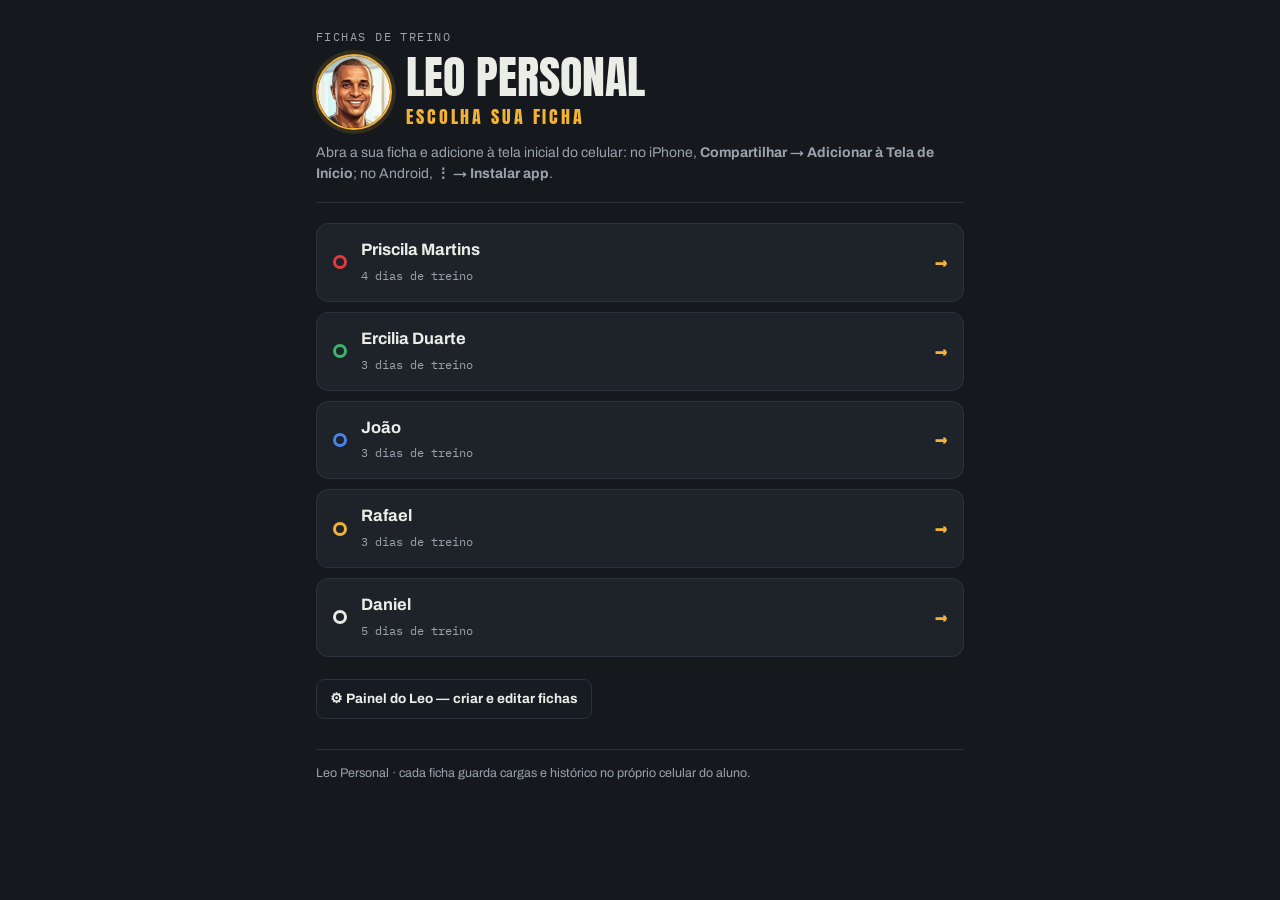
<file: index.html>
<!DOCTYPE html>
<html lang="pt-BR">
<head>
<meta charset="UTF-8">
<meta name="viewport" content="width=device-width, initial-scale=1.0, viewport-fit=cover">
<meta name="theme-color" content="#15181D">
<title>Leo Personal — Fichas de treino</title>
<link rel="icon" href="icons/icon-192.png">
<link rel="apple-touch-icon" href="icons/apple-touch-icon.png">
<link rel="preconnect" href="https://fonts.googleapis.com">
<link rel="preconnect" href="https://fonts.gstatic.com" crossorigin>
<link href="https://fonts.googleapis.com/css2?family=Anton&family=Archivo:wght@400;500;700&family=IBM+Plex+Mono:wght@500;600&display=swap" rel="stylesheet">
<link rel="stylesheet" href="app.css">
<style>
  .list{display:grid;gap:10px;margin-top:20px}
  a.card{display:flex;align-items:center;gap:14px;text-decoration:none;color:var(--chalk);background:var(--card);border:1px solid var(--line);border-radius:12px;padding:14px 16px}
  a.card:hover{border-color:var(--yellow)}
  a.card .plate{width:14px;height:14px;border-radius:50%;border:3px solid var(--yellow);flex:none}
  a.card b{display:block;font-size:16.5px}
  a.card span.mono{font-size:11.5px;color:var(--muted)}
  a.card .go{margin-left:auto;color:var(--yellow);font-family:'Anton',sans-serif;font-size:18px}
  .admin{margin-top:22px}
</style>
</head>
<body>
<div class="wrap">
<header>
  <div class="eyebrow">Fichas de treino</div>
  <div class="brand"><img class="coach" src="icons/coach.jpg" alt="Leo, personal trainer"><div class="brand-txt"><h1>Leo Personal</h1><div class="subtitle">Escolha sua ficha</div></div></div>
  <div class="presc">Abra a sua ficha e adicione à tela inicial do celular: no iPhone, <b>Compartilhar → Adicionar à Tela de Início</b>; no Android, <b>⋮ → Instalar app</b>.</div>
</header>
<div class="list" id="list"></div>
<div class="admin"><a class="btn" href="admin.html">⚙ Painel do Leo — criar e editar fichas</a></div>
<footer>Leo Personal · cada ficha guarda cargas e histórico no próprio celular do aluno.</footer>
</div>
<script src="alunos/index.js"></script>
<script>
(function(){
  var C=['var(--red)','var(--green)','var(--blue)','var(--yellow)','var(--white)'];
  function esc(s){ return String(s).replace(/[&<>"']/g,function(c){ return {'&':'&amp;','<':'&lt;','>':'&gt;','"':'&quot;',"'":'&#39;'}[c]; }); }
  document.getElementById('list').innerHTML=(window.ALUNOS||[]).map(function(a,i){
    return '<a class="card" href="alunos/'+encodeURIComponent(a.slug)+'/"><span class="plate" style="border-color:'+C[i%C.length]+'"></span><span><b>'+esc(a.name)+'</b><span class="mono">'+a.days+' dias de treino</span></span><span class="go">→</span></a>';
  }).join('');
})();
</script>
</body>
</html>
</file>
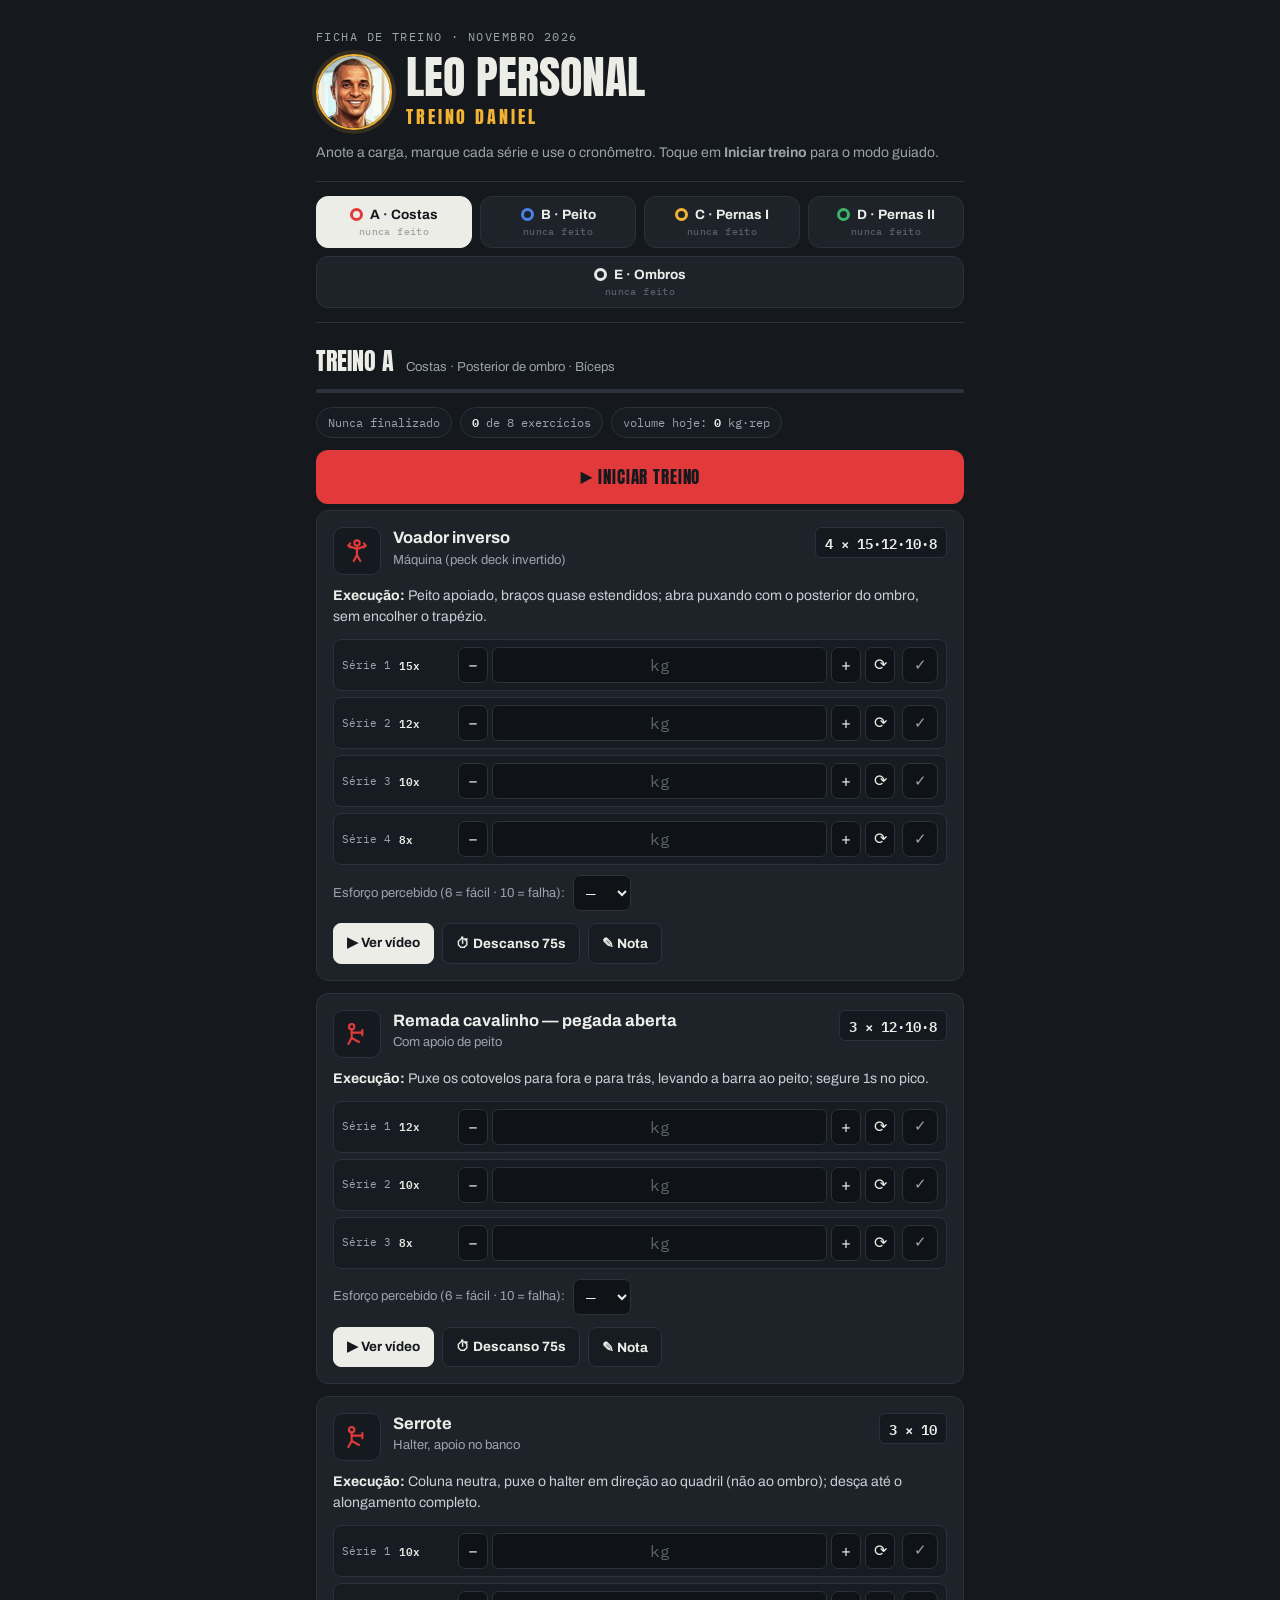
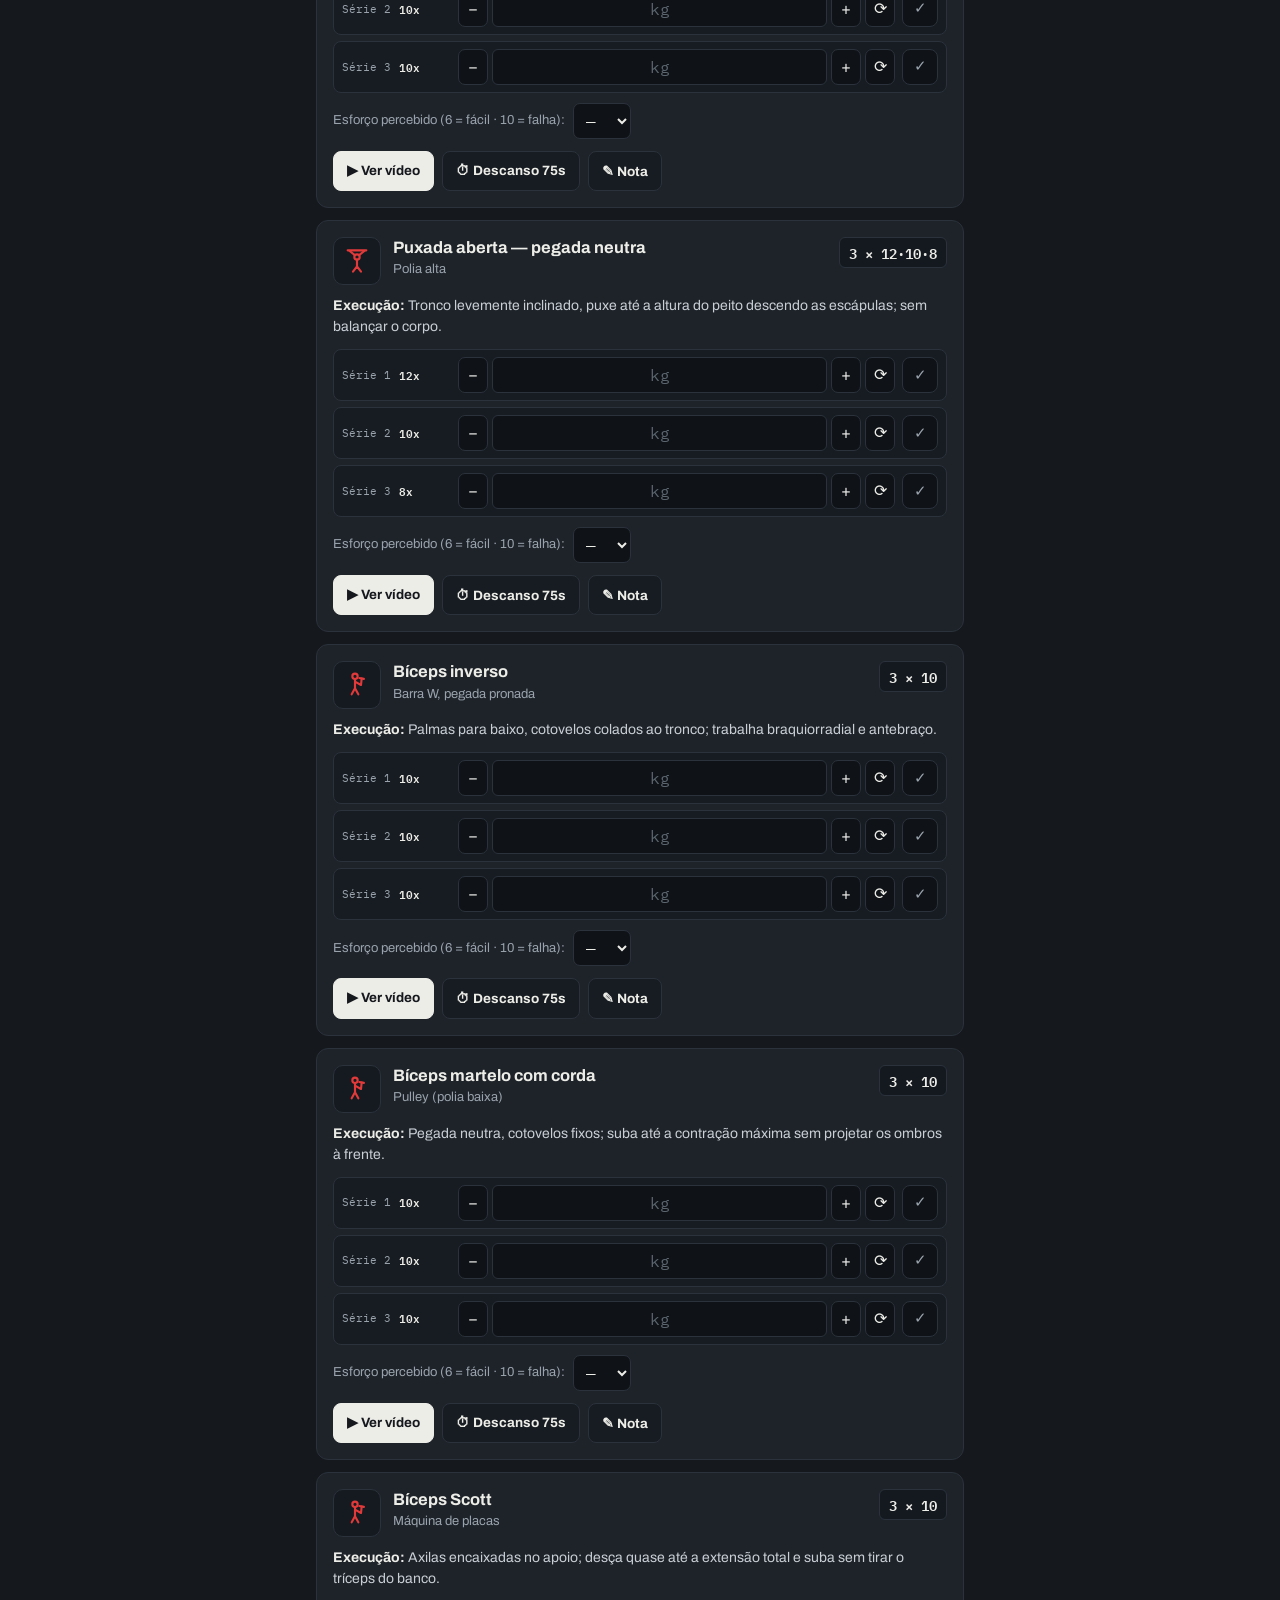
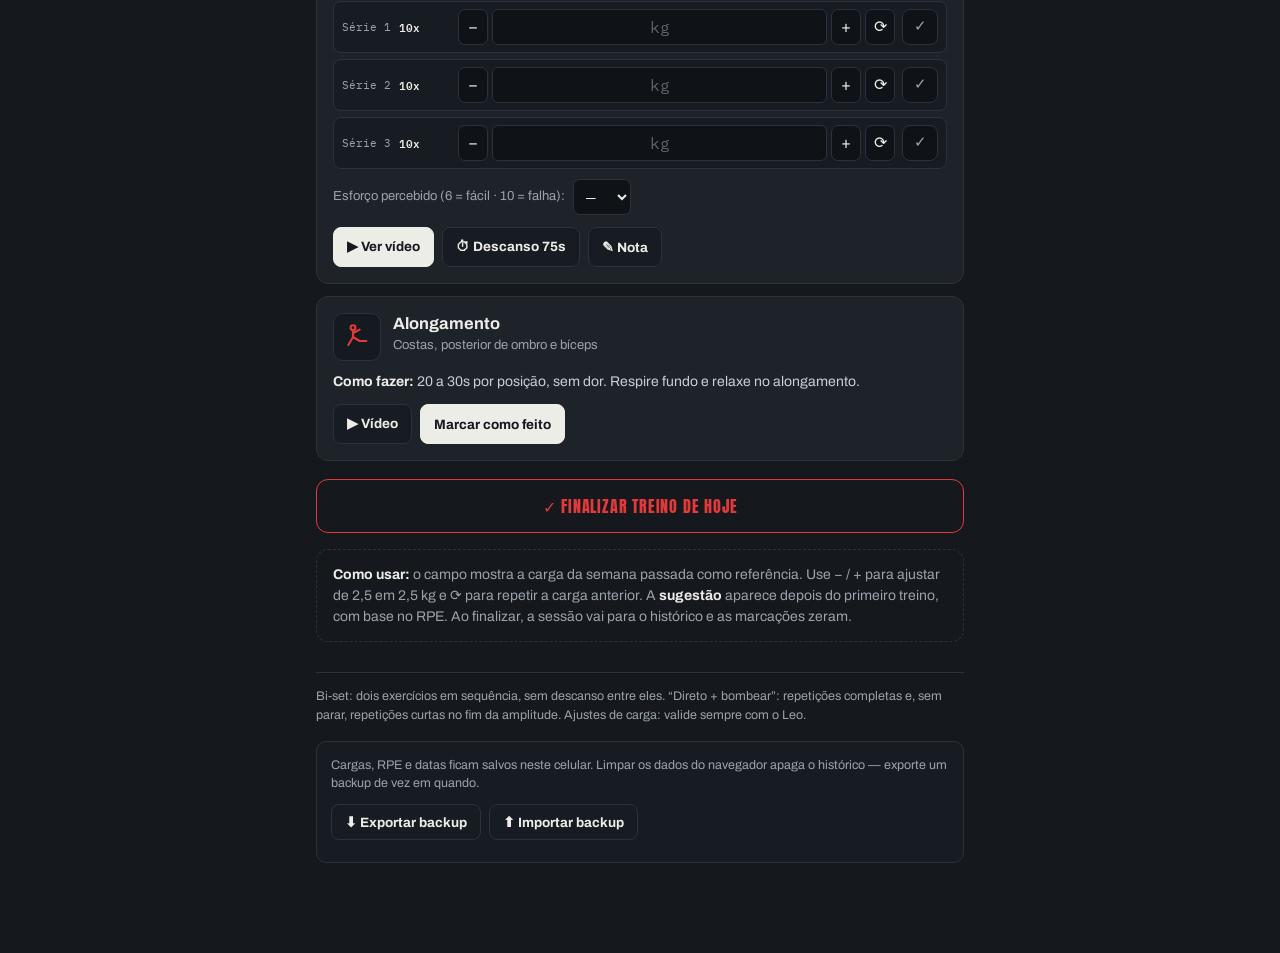
<file: alunos/daniel/index.html>
<!DOCTYPE html>
<html lang="pt-BR">
<head>
<meta charset="UTF-8">
<meta name="viewport" content="width=device-width, initial-scale=1.0, viewport-fit=cover">
<meta name="theme-color" content="#15181D">
<title>Leo Personal — Treino Daniel</title>
<link rel="manifest" href="manifest.json">
<link rel="apple-touch-icon" href="../../icons/apple-touch-icon.png">
<link rel="icon" href="../../icons/icon-192.png">
<meta name="apple-mobile-web-app-capable" content="yes">
<meta name="mobile-web-app-capable" content="yes">
<meta name="apple-mobile-web-app-status-bar-style" content="black-translucent">
<meta name="apple-mobile-web-app-title" content="Treino Daniel">
<link rel="preconnect" href="https://fonts.googleapis.com">
<link rel="preconnect" href="https://fonts.gstatic.com" crossorigin>
<link href="https://fonts.googleapis.com/css2?family=Anton&family=Archivo:wght@400;500;700&family=IBM+Plex+Mono:wght@500;600&display=swap" rel="stylesheet">
<link rel="stylesheet" href="../../app.css">
</head>
<body>
<div id="app"></div>
<script src="data.js"></script>
<script src="../../app.js"></script>
</body>
</html>
</file>
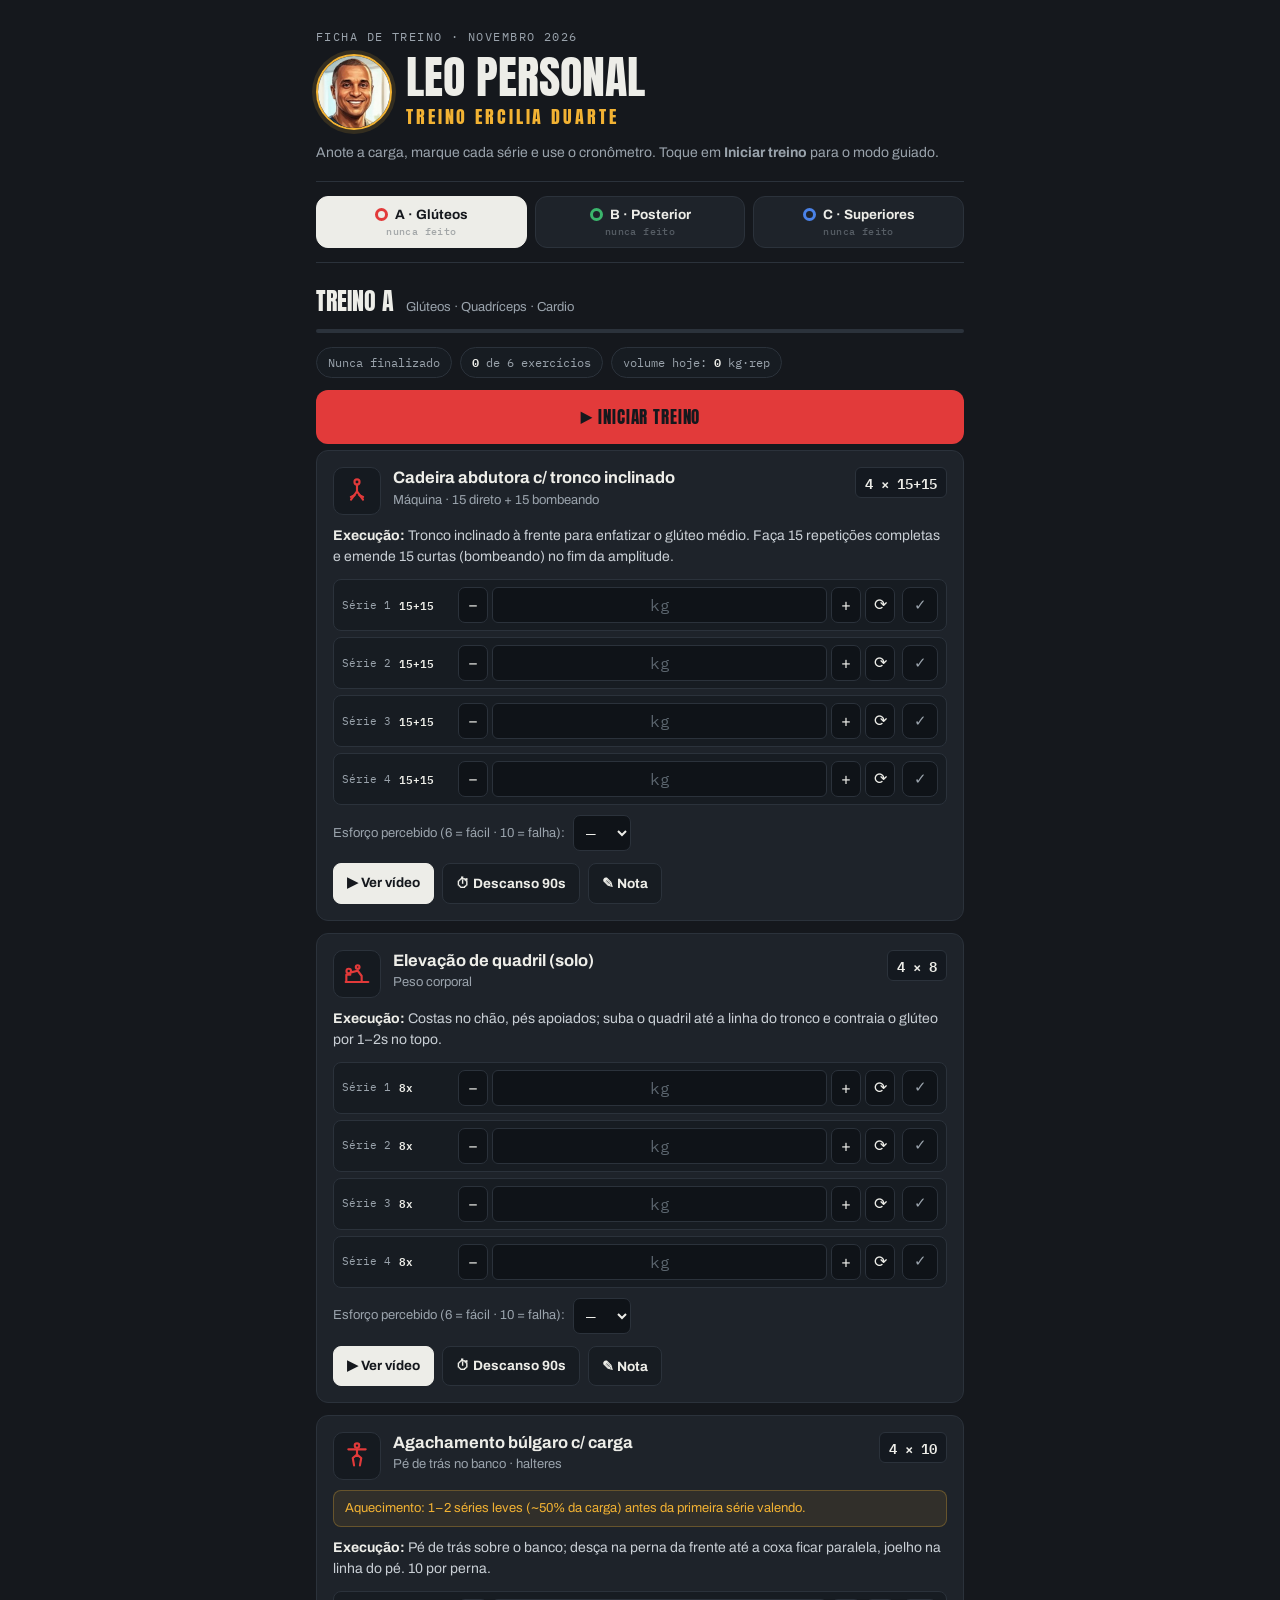
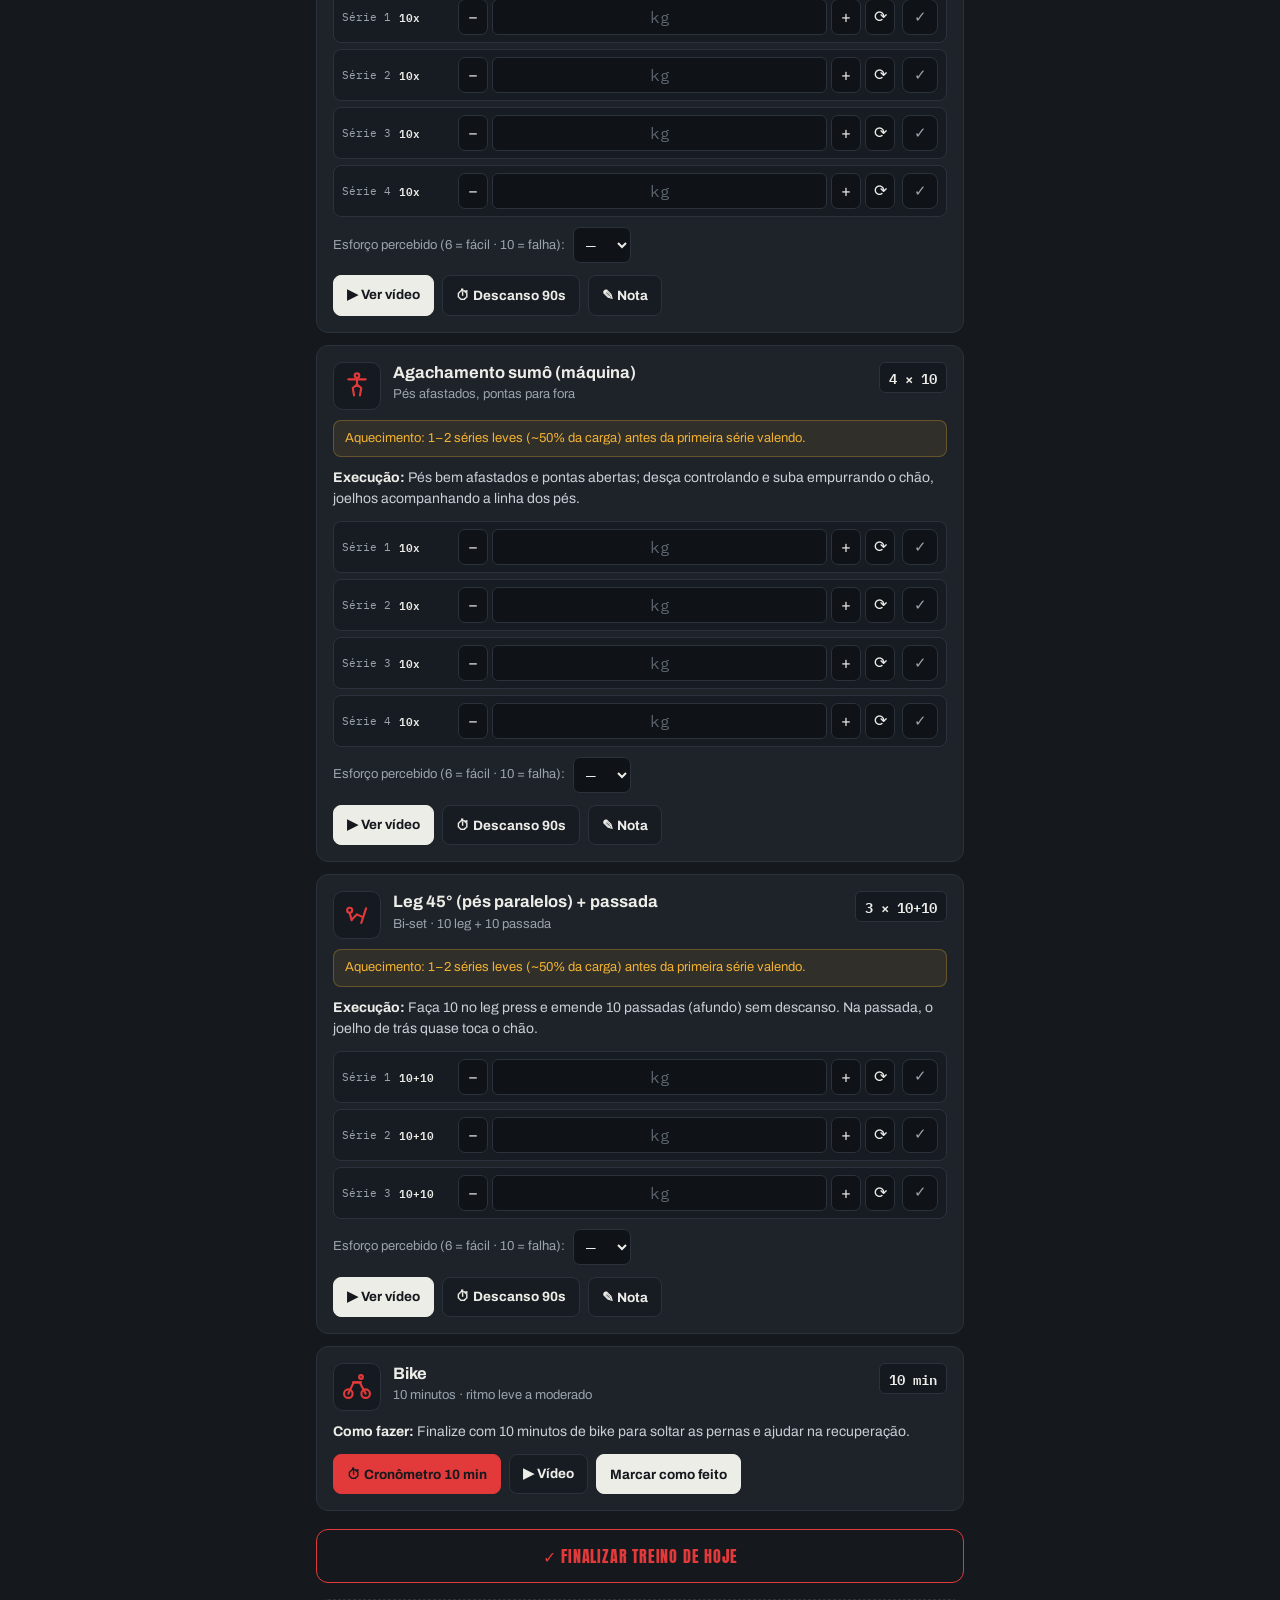
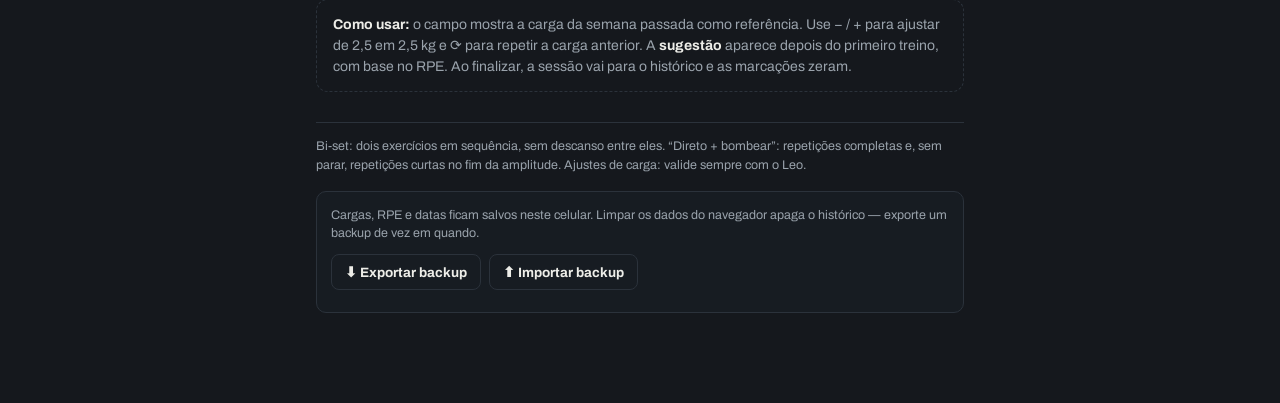
<file: alunos/ercilia/index.html>
<!DOCTYPE html>
<html lang="pt-BR">
<head>
<meta charset="UTF-8">
<meta name="viewport" content="width=device-width, initial-scale=1.0, viewport-fit=cover">
<meta name="theme-color" content="#15181D">
<title>Leo Personal — Treino Ercilia Duarte</title>
<link rel="manifest" href="manifest.json">
<link rel="apple-touch-icon" href="../../icons/apple-touch-icon.png">
<link rel="icon" href="../../icons/icon-192.png">
<meta name="apple-mobile-web-app-capable" content="yes">
<meta name="mobile-web-app-capable" content="yes">
<meta name="apple-mobile-web-app-status-bar-style" content="black-translucent">
<meta name="apple-mobile-web-app-title" content="Treino Ercilia">
<link rel="preconnect" href="https://fonts.googleapis.com">
<link rel="preconnect" href="https://fonts.gstatic.com" crossorigin>
<link href="https://fonts.googleapis.com/css2?family=Anton&family=Archivo:wght@400;500;700&family=IBM+Plex+Mono:wght@500;600&display=swap" rel="stylesheet">
<link rel="stylesheet" href="../../app.css">
</head>
<body>
<div id="app"></div>
<script src="data.js"></script>
<script src="../../app.js"></script>
</body>
</html>
</file>
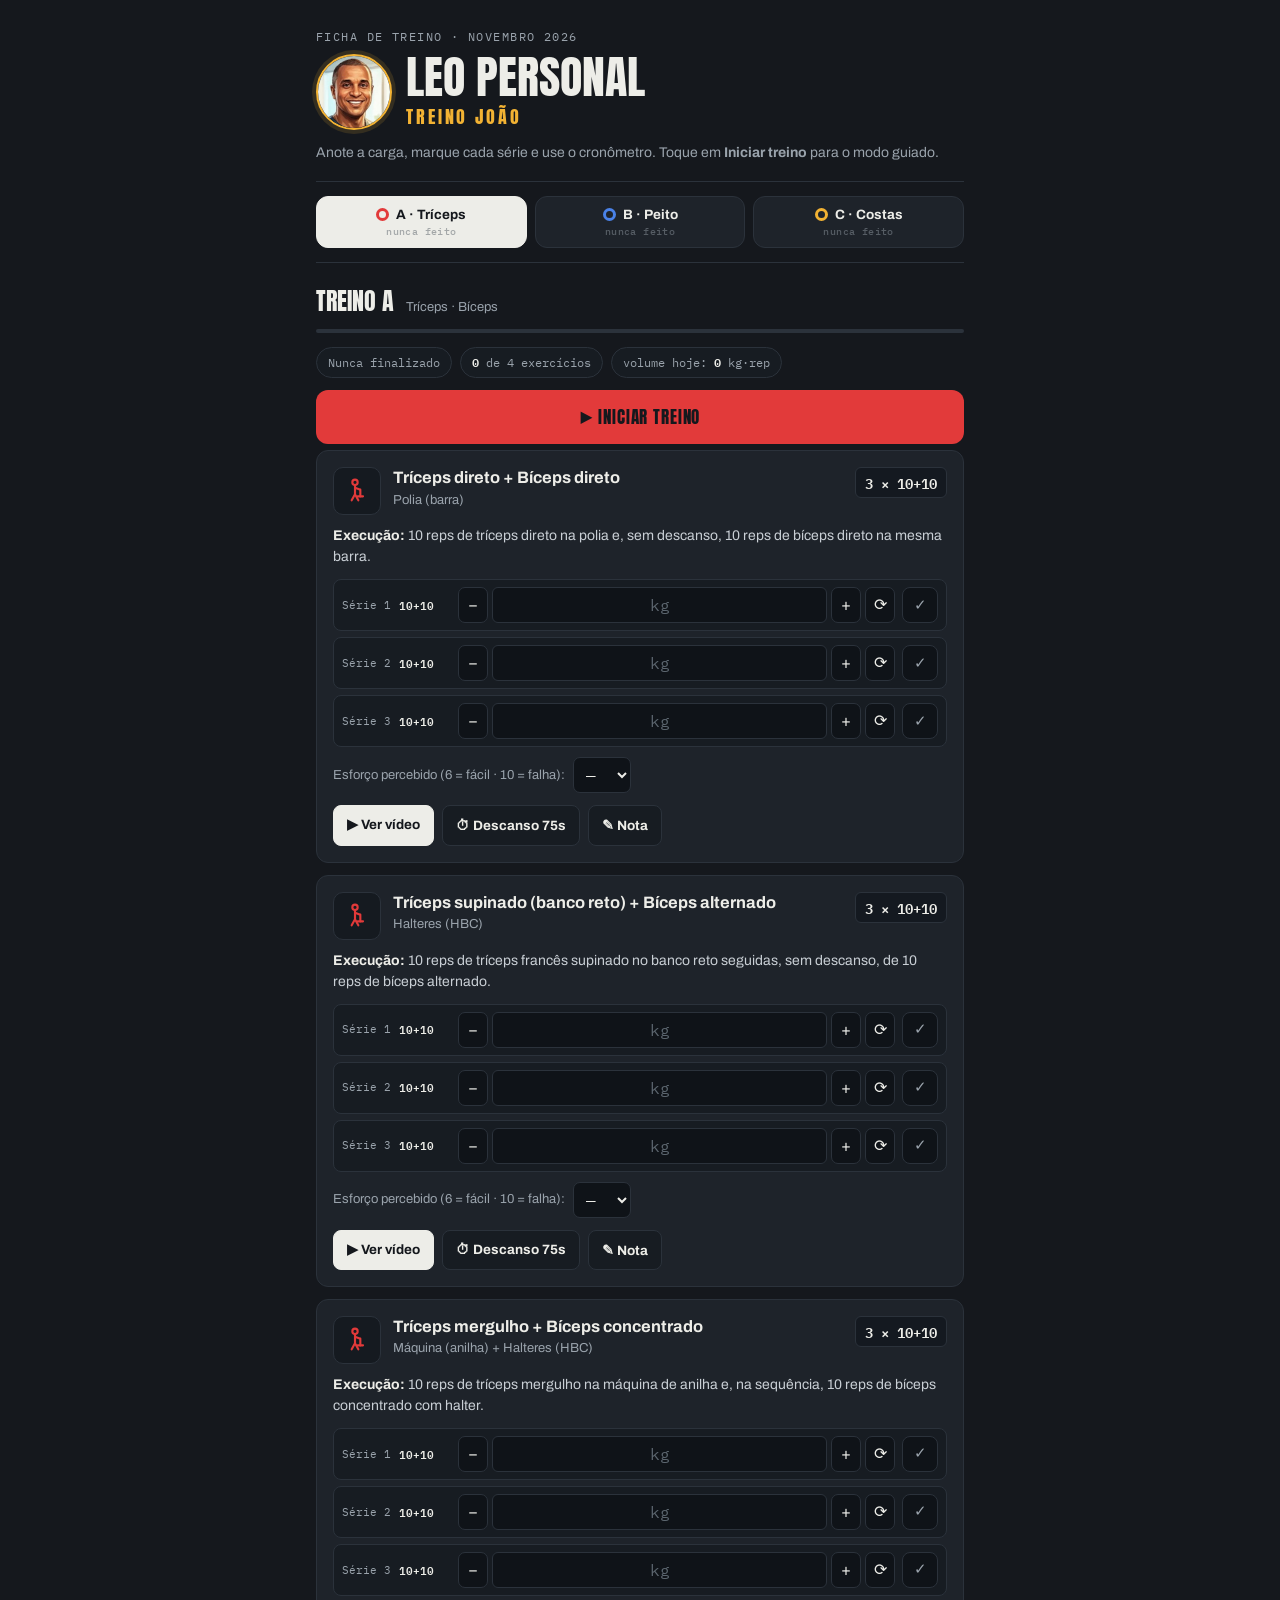
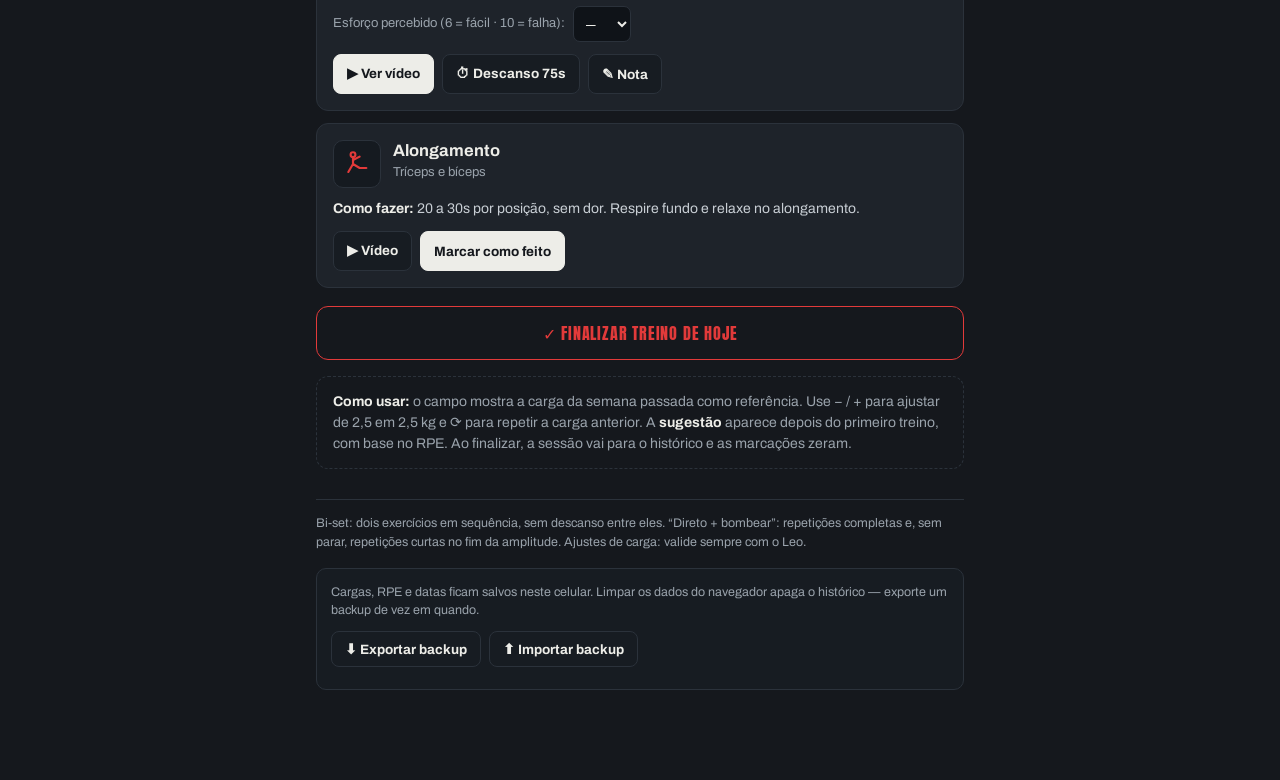
<file: alunos/joao/index.html>
<!DOCTYPE html>
<html lang="pt-BR">
<head>
<meta charset="UTF-8">
<meta name="viewport" content="width=device-width, initial-scale=1.0, viewport-fit=cover">
<meta name="theme-color" content="#15181D">
<title>Leo Personal — Treino João</title>
<link rel="manifest" href="manifest.json">
<link rel="apple-touch-icon" href="../../icons/apple-touch-icon.png">
<link rel="icon" href="../../icons/icon-192.png">
<meta name="apple-mobile-web-app-capable" content="yes">
<meta name="mobile-web-app-capable" content="yes">
<meta name="apple-mobile-web-app-status-bar-style" content="black-translucent">
<meta name="apple-mobile-web-app-title" content="Treino João">
<link rel="preconnect" href="https://fonts.googleapis.com">
<link rel="preconnect" href="https://fonts.gstatic.com" crossorigin>
<link href="https://fonts.googleapis.com/css2?family=Anton&family=Archivo:wght@400;500;700&family=IBM+Plex+Mono:wght@500;600&display=swap" rel="stylesheet">
<link rel="stylesheet" href="../../app.css">
</head>
<body>
<div id="app"></div>
<script src="data.js"></script>
<script src="../../app.js"></script>
</body>
</html>
</file>
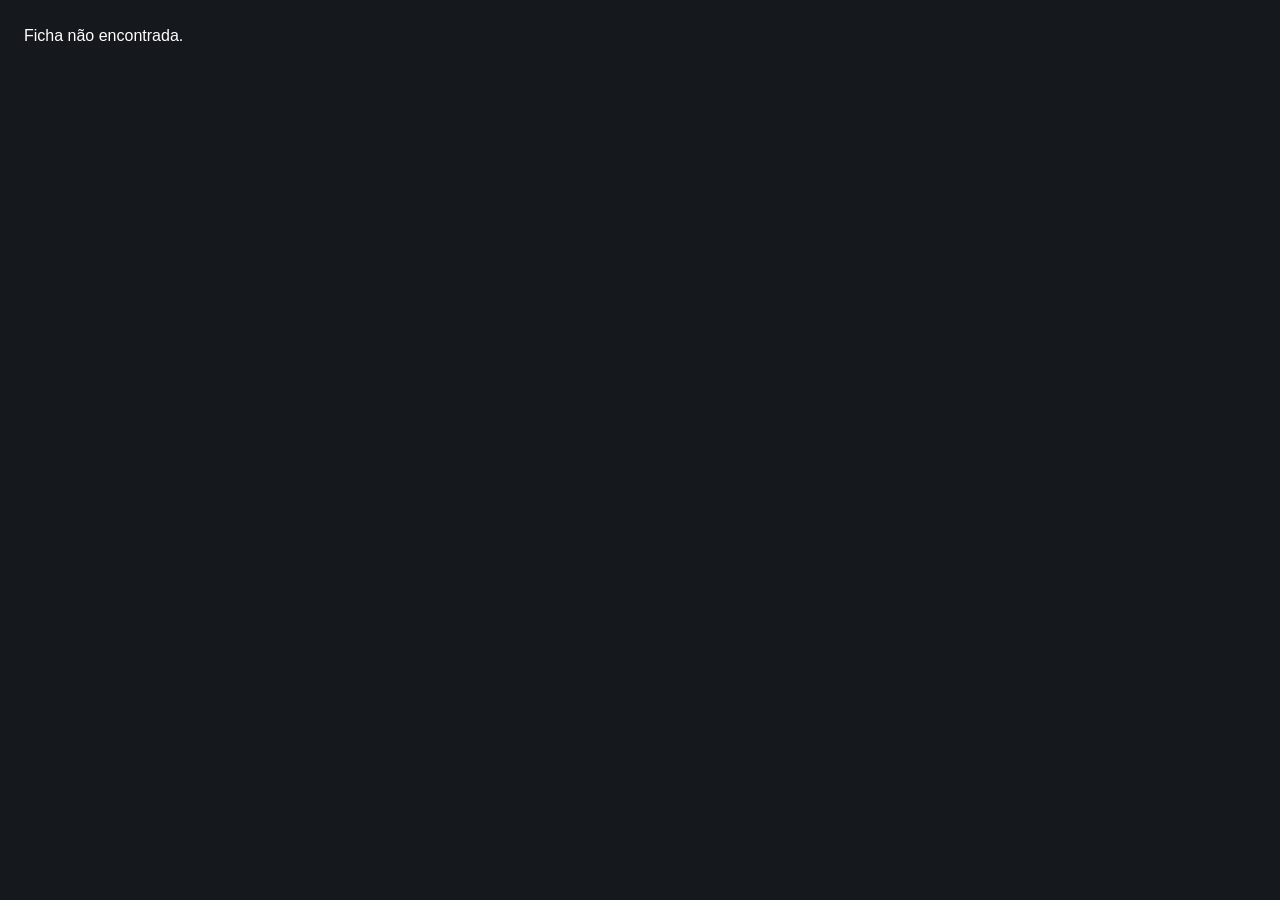
<file: alunos/preview/index.html>
<!DOCTYPE html>
<html lang="pt-BR">
<head>
<meta charset="UTF-8">
<meta name="viewport" content="width=device-width, initial-scale=1.0, viewport-fit=cover">
<meta name="theme-color" content="#15181D">
<title>Pré-visualização — Leo Personal</title>

<link rel="apple-touch-icon" href="../../icons/apple-touch-icon.png">
<link rel="icon" href="../../icons/icon-192.png">
<meta name="apple-mobile-web-app-capable" content="yes">
<meta name="mobile-web-app-capable" content="yes">
<meta name="apple-mobile-web-app-status-bar-style" content="black-translucent">
<meta name="apple-mobile-web-app-title" content="Prévia">
<link rel="preconnect" href="https://fonts.googleapis.com">
<link rel="preconnect" href="https://fonts.gstatic.com" crossorigin>
<link href="https://fonts.googleapis.com/css2?family=Anton&family=Archivo:wght@400;500;700&family=IBM+Plex+Mono:wght@500;600&display=swap" rel="stylesheet">
<link rel="stylesheet" href="../../app.css">
</head>
<body>
<div id="app"></div>
<script>
try{ window.FICHA = JSON.parse(localStorage.getItem('leo-admin-preview')); window.FICHA.preview = true; window.FICHA.key = 'leo-preview-state'; }catch(e){}
</script>
<script src="../../app.js"></script>
</body>
</html>
</file>
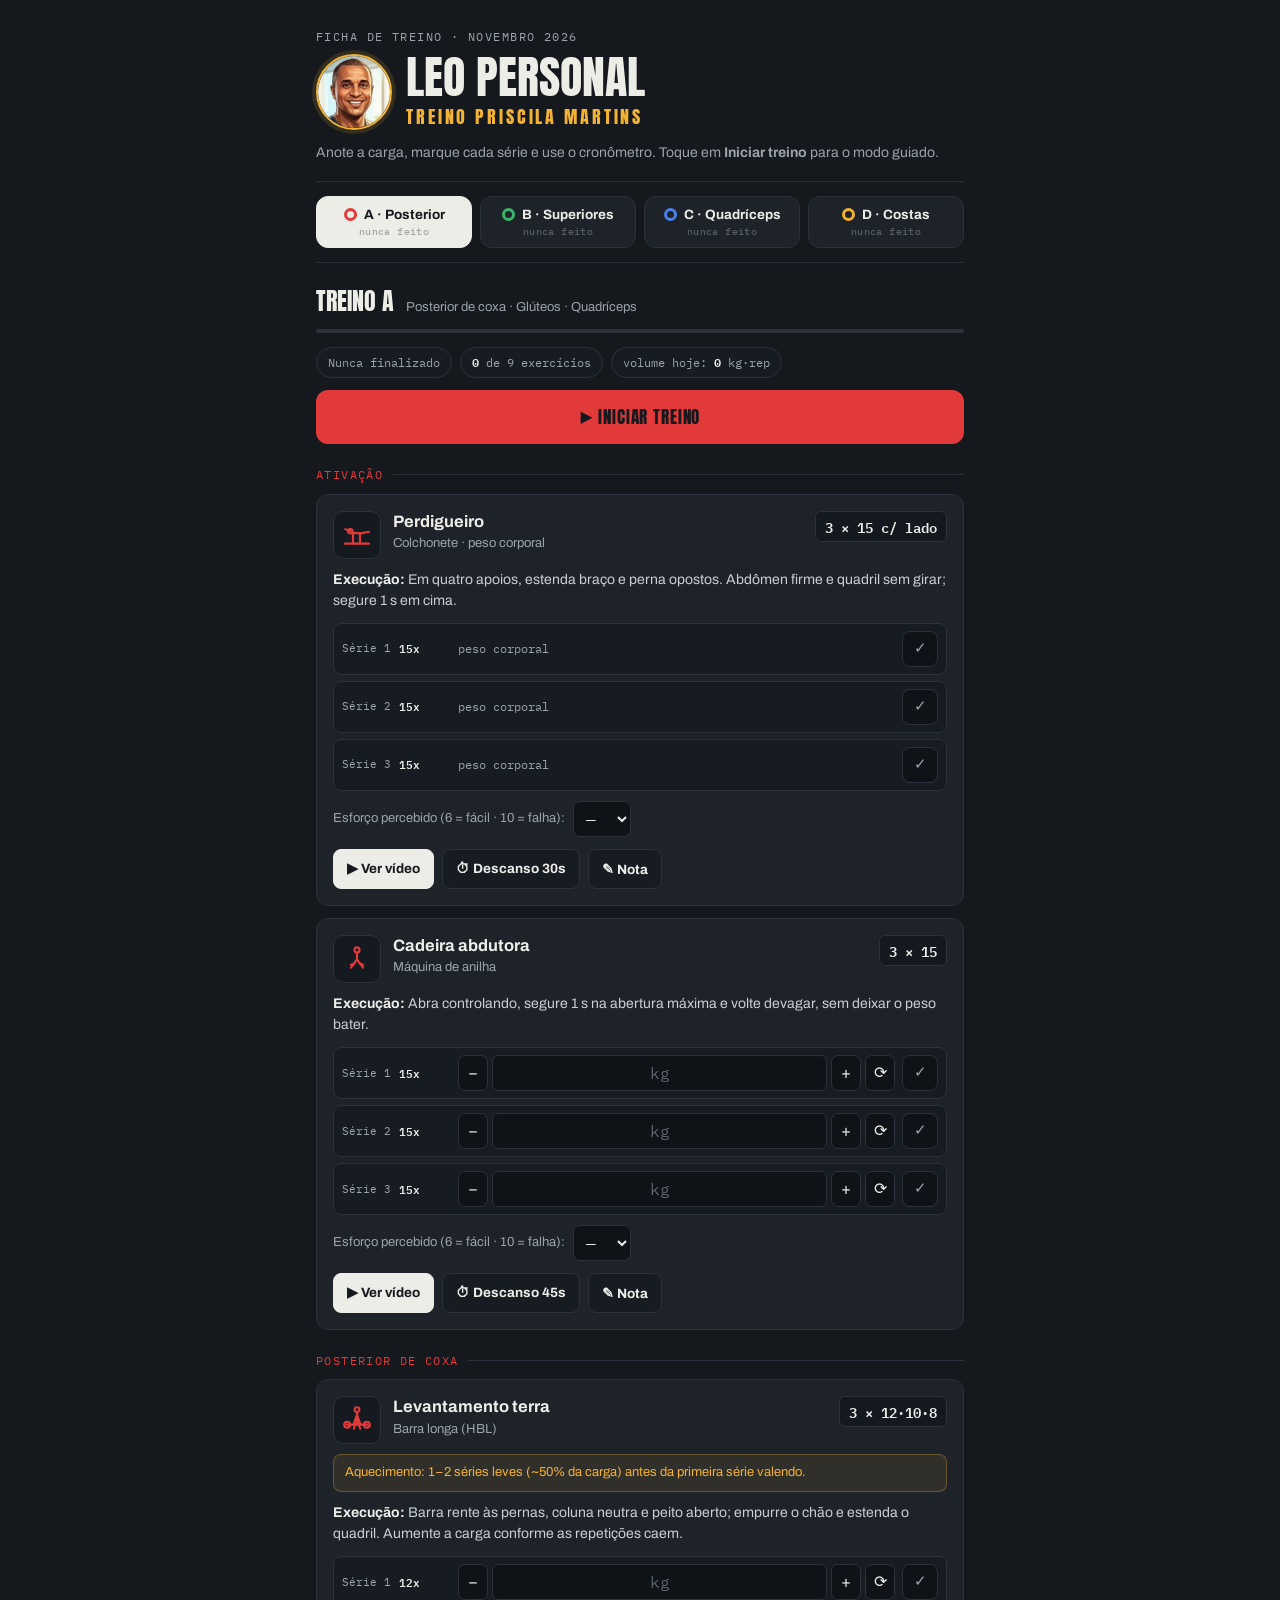
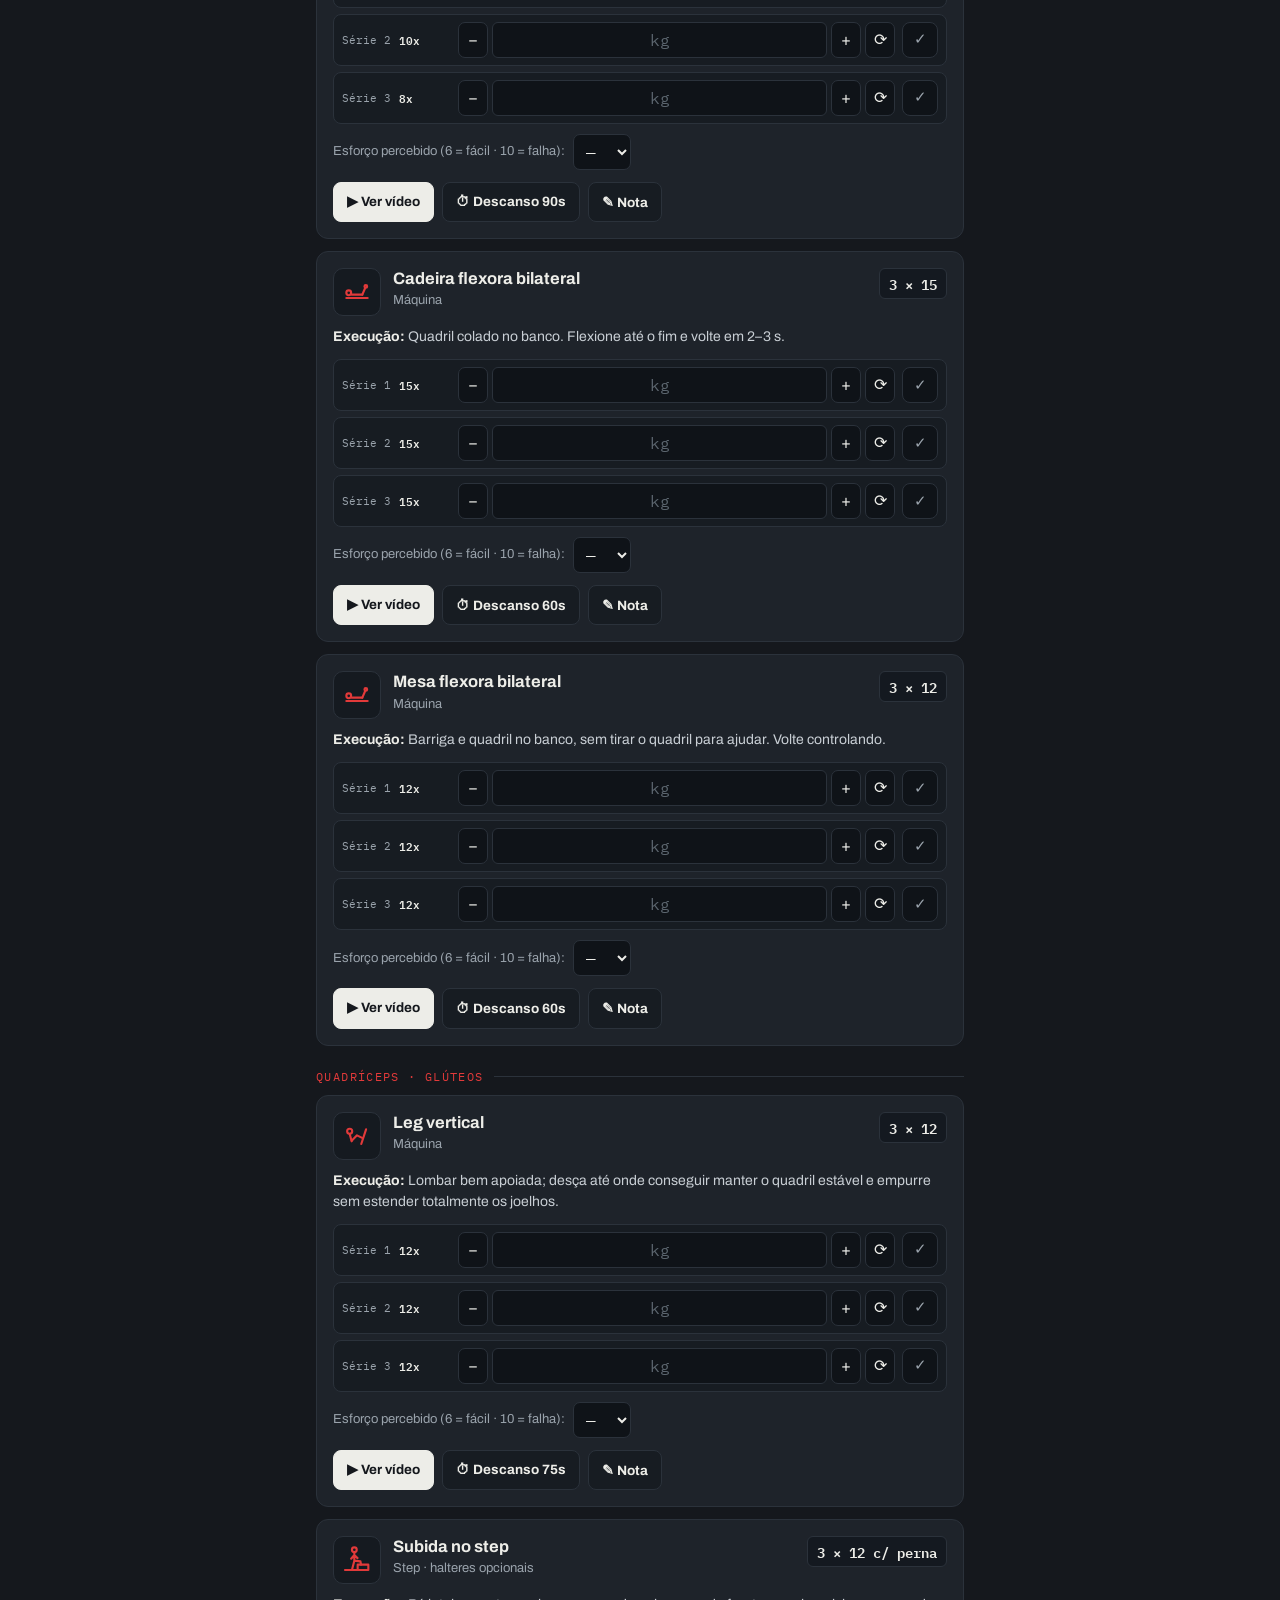
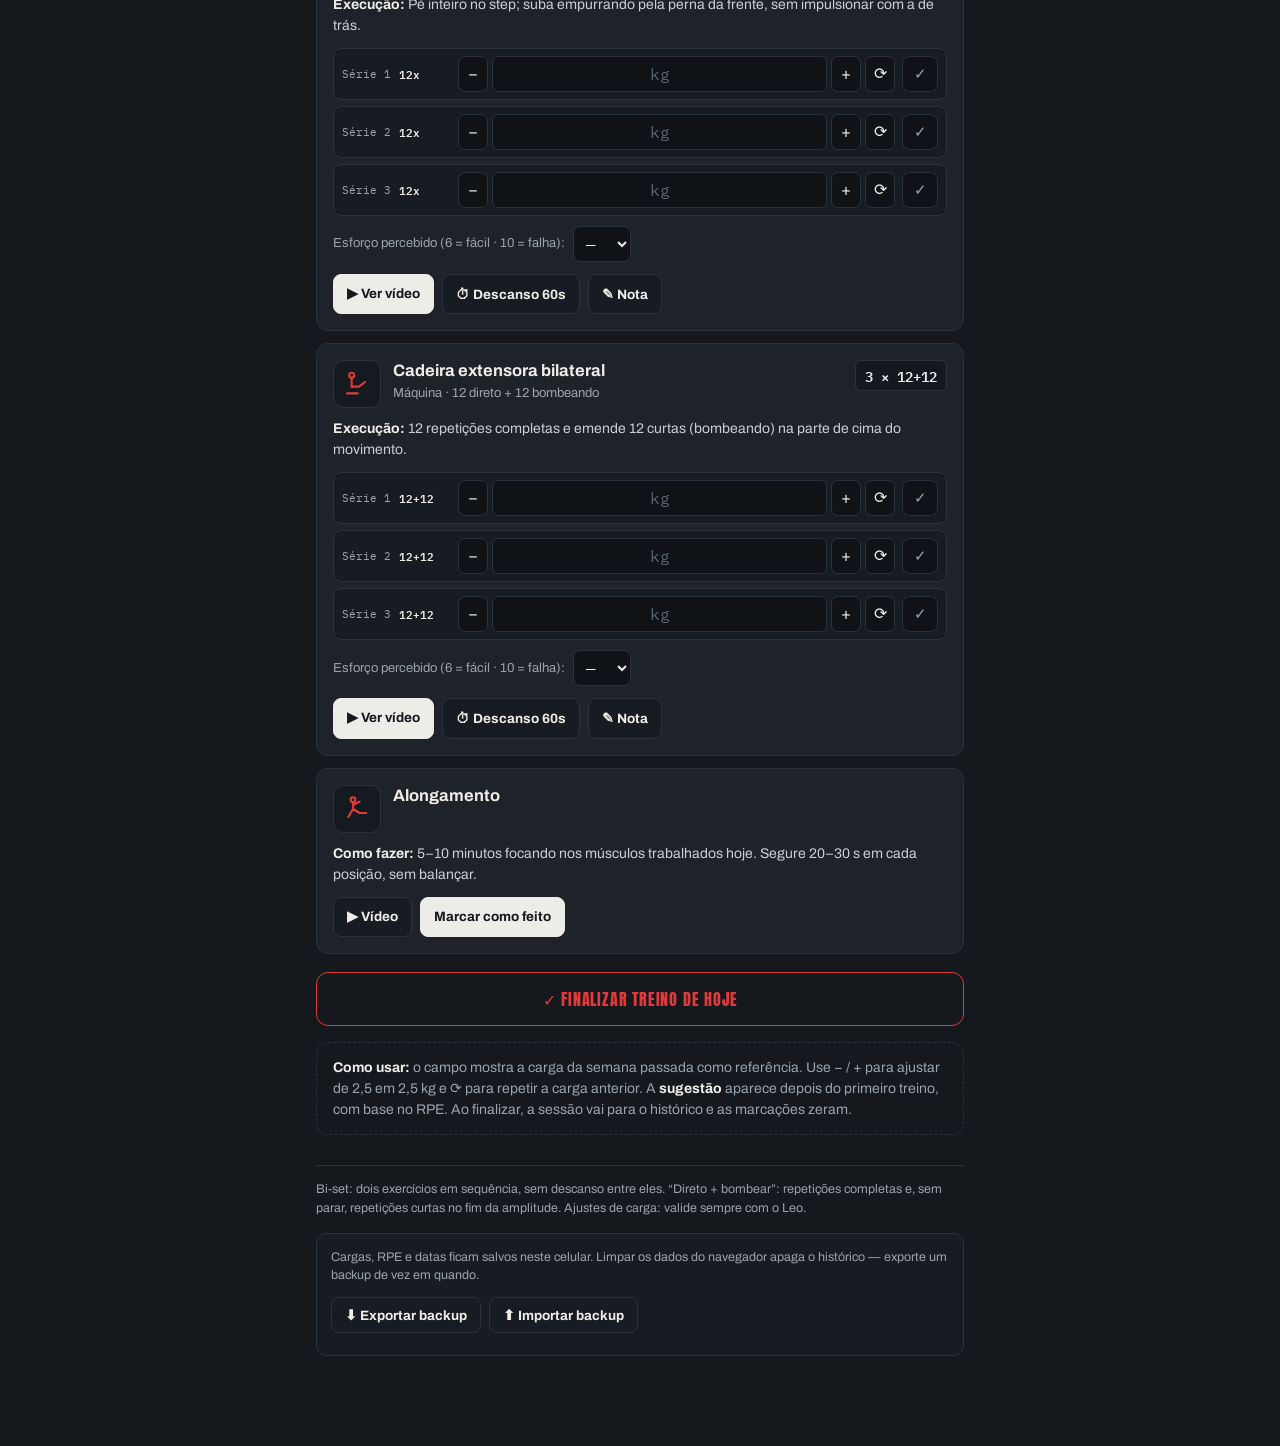
<file: alunos/priscila/index.html>
<!DOCTYPE html>
<html lang="pt-BR">
<head>
<meta charset="UTF-8">
<meta name="viewport" content="width=device-width, initial-scale=1.0, viewport-fit=cover">
<meta name="theme-color" content="#15181D">
<title>Leo Personal — Treino Priscila Martins</title>
<link rel="manifest" href="manifest.json">
<link rel="apple-touch-icon" href="../../icons/apple-touch-icon.png">
<link rel="icon" href="../../icons/icon-192.png">
<meta name="apple-mobile-web-app-capable" content="yes">
<meta name="mobile-web-app-capable" content="yes">
<meta name="apple-mobile-web-app-status-bar-style" content="black-translucent">
<meta name="apple-mobile-web-app-title" content="Treino Priscila">
<link rel="preconnect" href="https://fonts.googleapis.com">
<link rel="preconnect" href="https://fonts.gstatic.com" crossorigin>
<link href="https://fonts.googleapis.com/css2?family=Anton&family=Archivo:wght@400;500;700&family=IBM+Plex+Mono:wght@500;600&display=swap" rel="stylesheet">
<link rel="stylesheet" href="../../app.css">
</head>
<body>
<div id="app"></div>
<script src="data.js"></script>
<script src="../../app.js"></script>
</body>
</html>
</file>
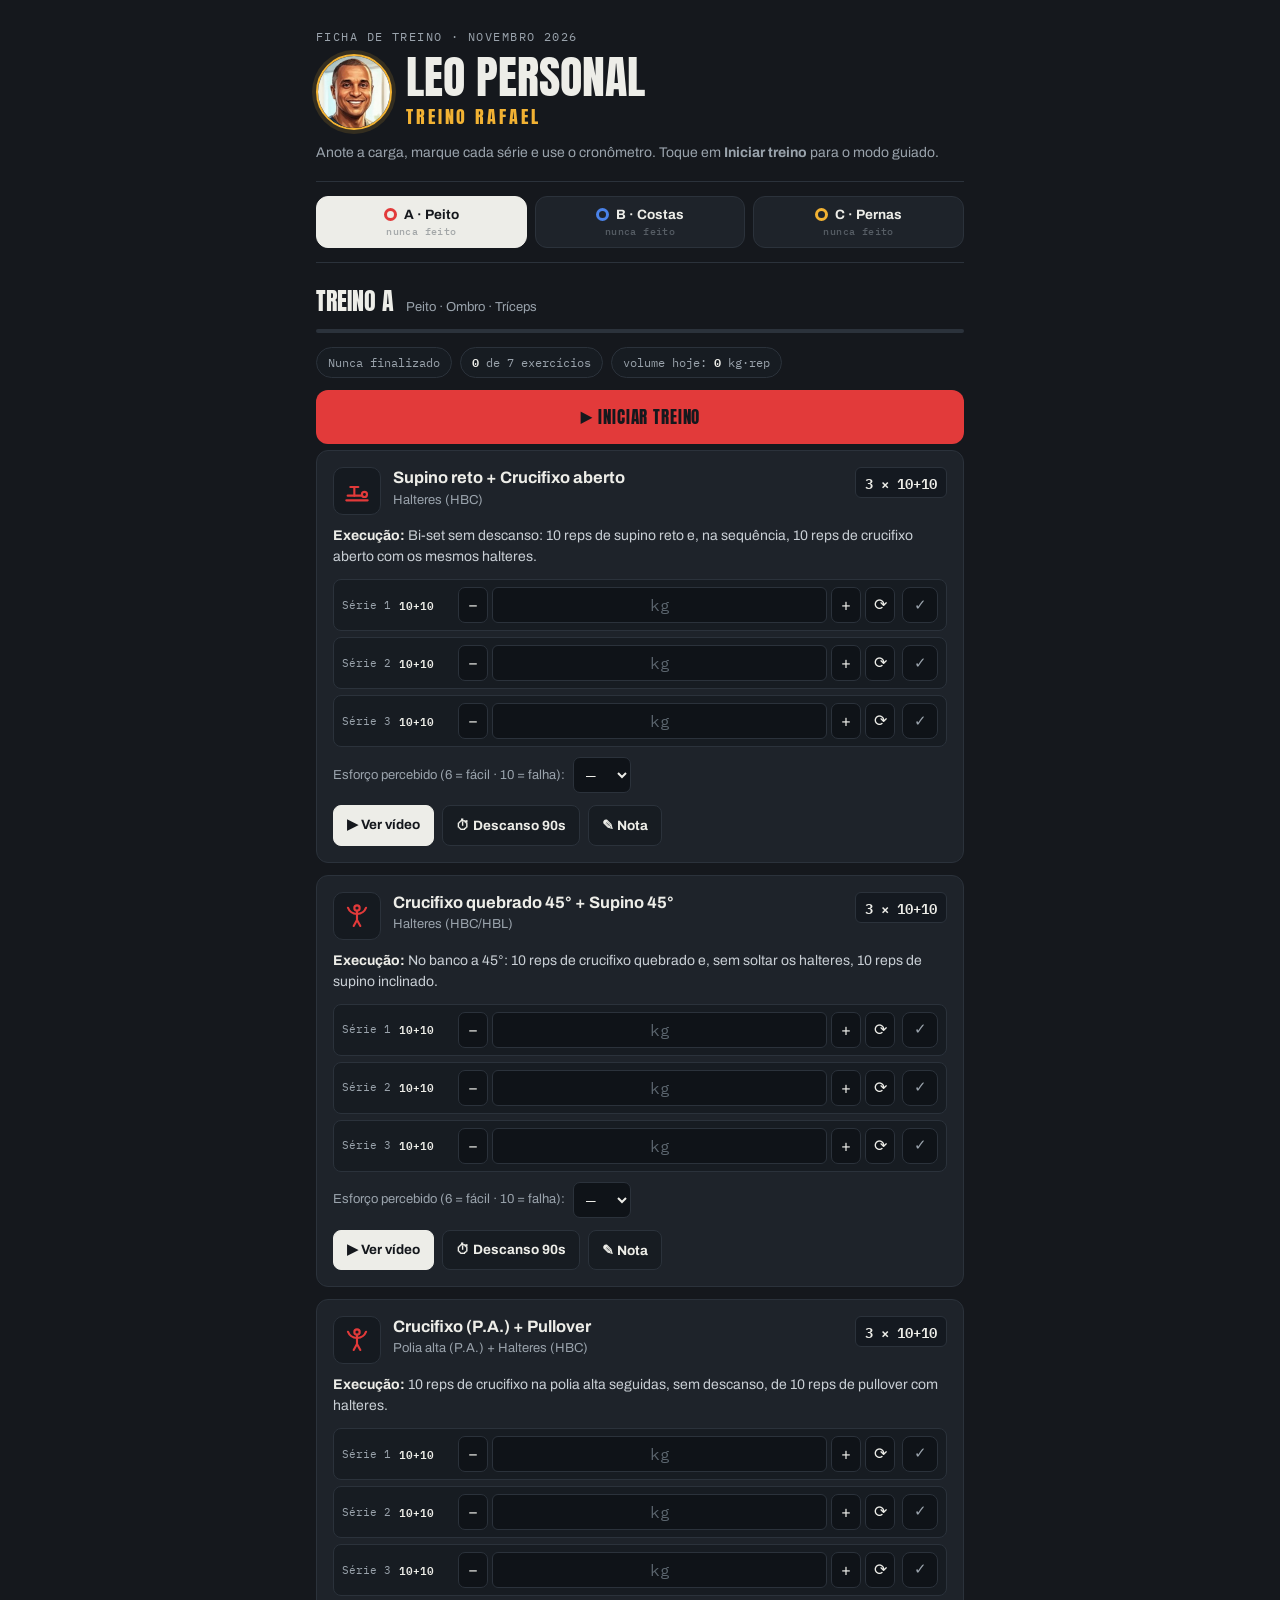
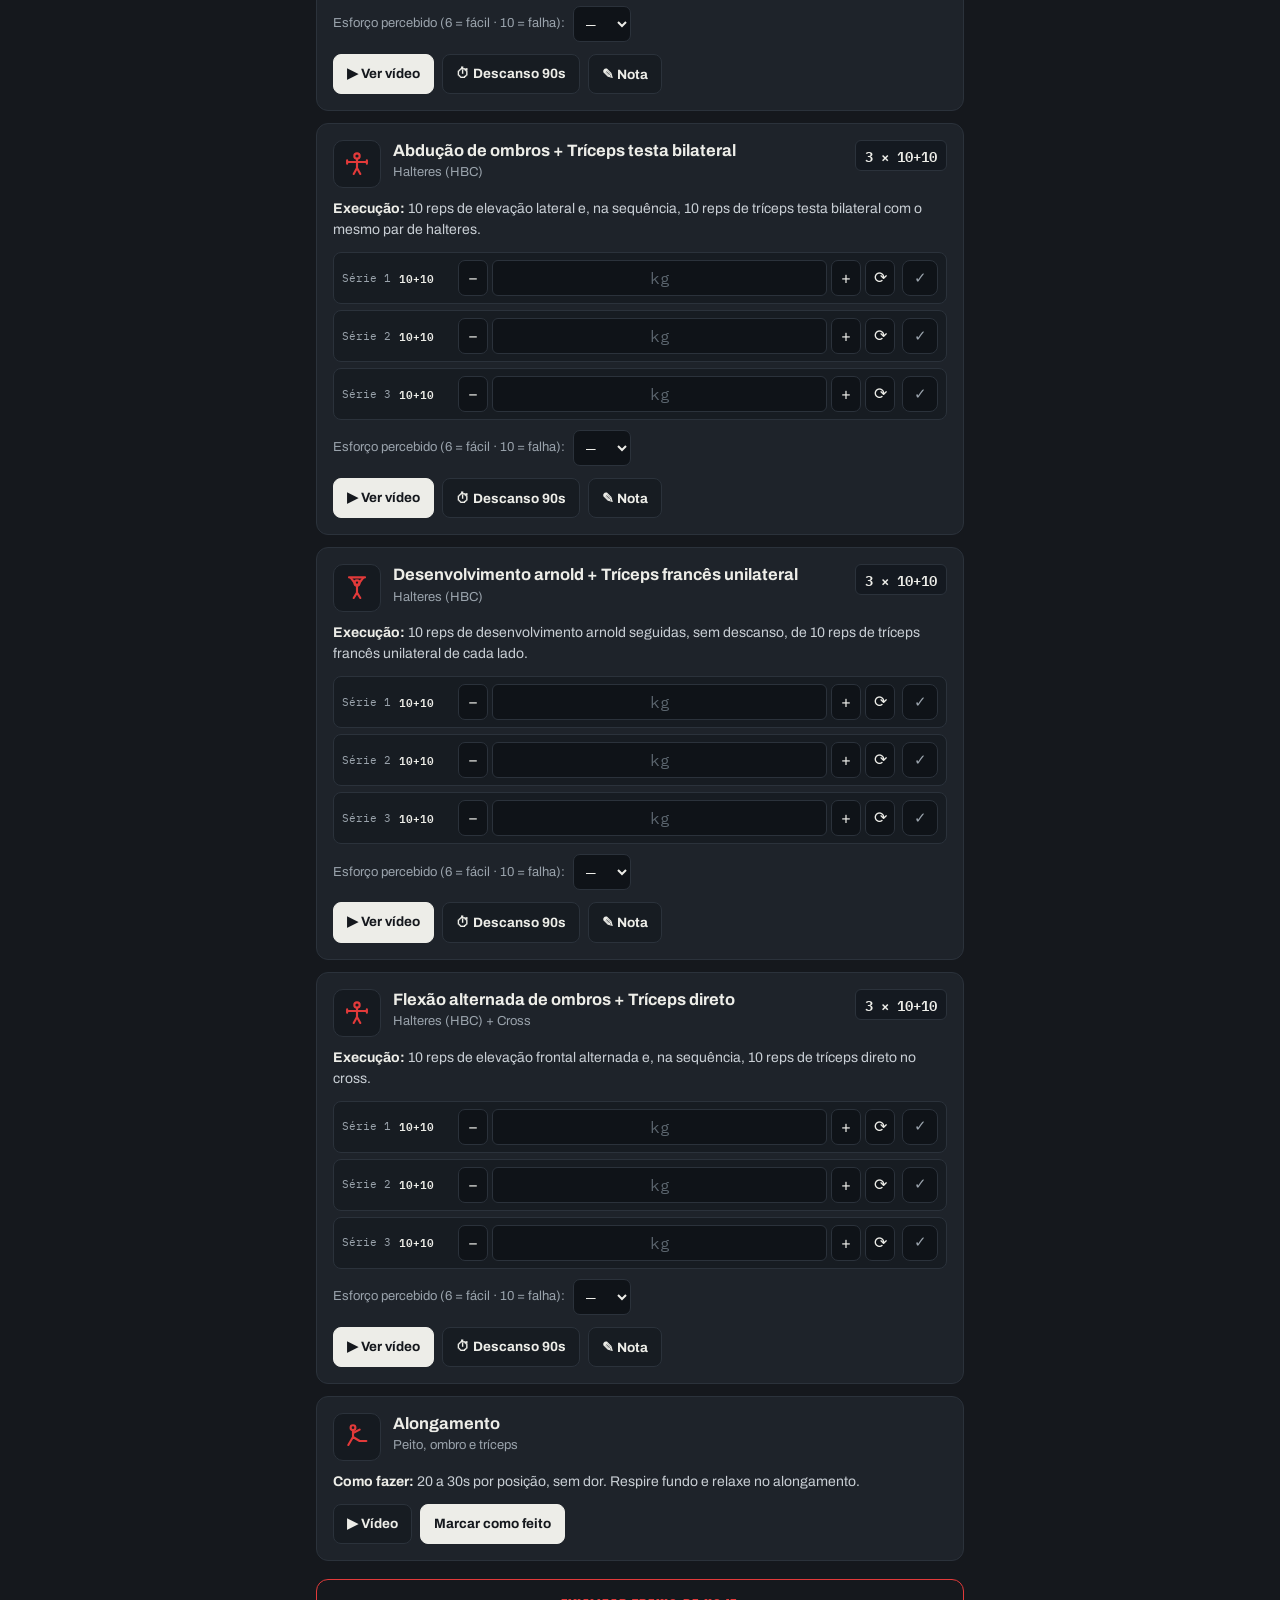
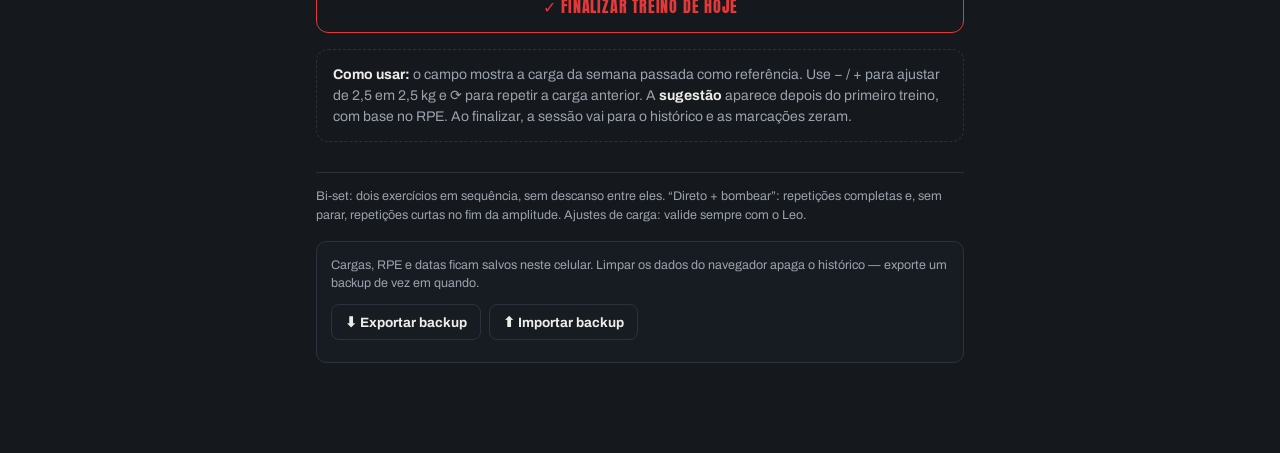
<file: alunos/rafael/index.html>
<!DOCTYPE html>
<html lang="pt-BR">
<head>
<meta charset="UTF-8">
<meta name="viewport" content="width=device-width, initial-scale=1.0, viewport-fit=cover">
<meta name="theme-color" content="#15181D">
<title>Leo Personal — Treino Rafael</title>
<link rel="manifest" href="manifest.json">
<link rel="apple-touch-icon" href="../../icons/apple-touch-icon.png">
<link rel="icon" href="../../icons/icon-192.png">
<meta name="apple-mobile-web-app-capable" content="yes">
<meta name="mobile-web-app-capable" content="yes">
<meta name="apple-mobile-web-app-status-bar-style" content="black-translucent">
<meta name="apple-mobile-web-app-title" content="Treino Rafael">
<link rel="preconnect" href="https://fonts.googleapis.com">
<link rel="preconnect" href="https://fonts.gstatic.com" crossorigin>
<link href="https://fonts.googleapis.com/css2?family=Anton&family=Archivo:wght@400;500;700&family=IBM+Plex+Mono:wght@500;600&display=swap" rel="stylesheet">
<link rel="stylesheet" href="../../app.css">
</head>
<body>
<div id="app"></div>
<script src="data.js"></script>
<script src="../../app.js"></script>
</body>
</html>
</file>
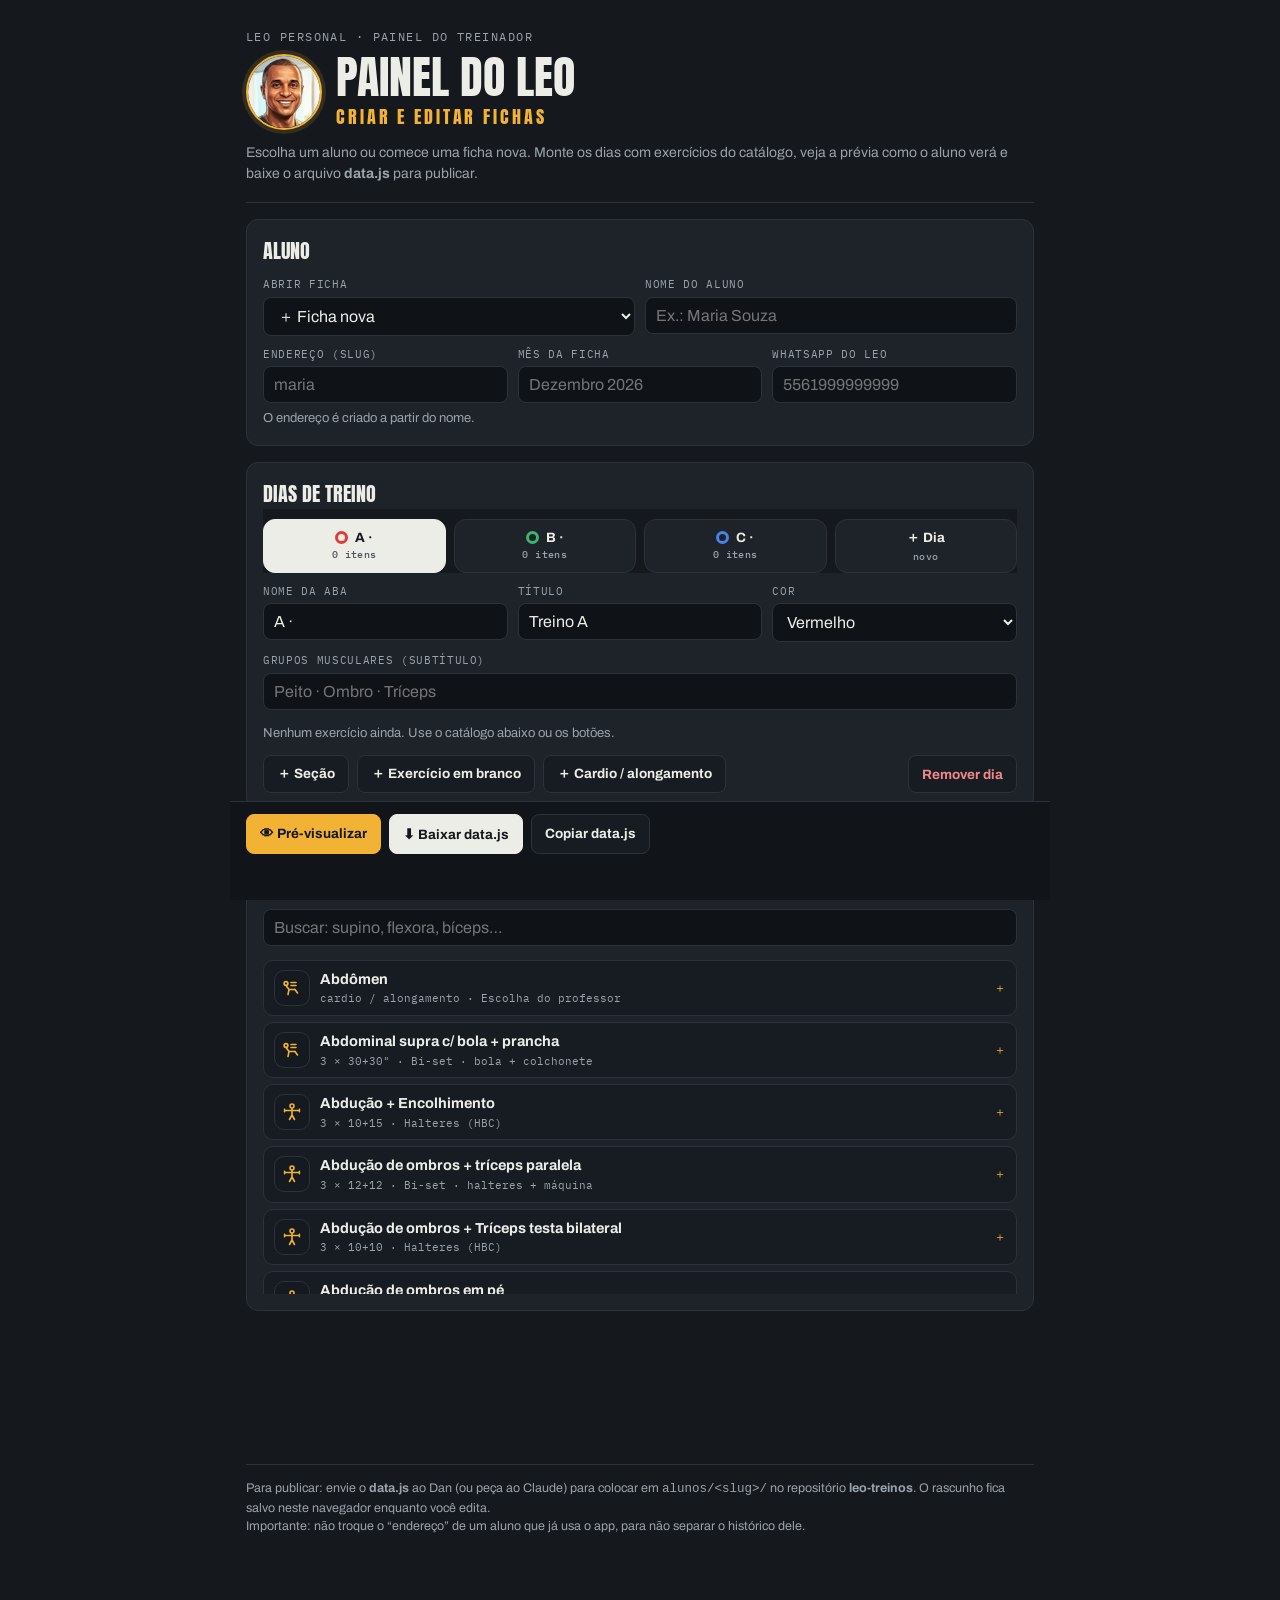
<file: admin.html>
<!DOCTYPE html>
<html lang="pt-BR">
<head>
<meta charset="UTF-8">
<meta name="viewport" content="width=device-width, initial-scale=1.0">
<meta name="theme-color" content="#15181D">
<title>Painel do Leo — Leo Personal</title>
<link rel="icon" href="icons/icon-192.png">
<link rel="preconnect" href="https://fonts.googleapis.com">
<link rel="preconnect" href="https://fonts.gstatic.com" crossorigin>
<link href="https://fonts.googleapis.com/css2?family=Anton&family=Archivo:wght@400;500;700&family=IBM+Plex+Mono:wght@500;600&display=swap" rel="stylesheet">
<link rel="stylesheet" href="app.css">
<style>
  .wrap{max-width:820px}
  label.f{display:block;font-size:12.5px;color:var(--muted);margin-top:10px}
  label.f>span{display:block;margin-bottom:4px;font-family:'IBM Plex Mono',monospace;font-size:11px;letter-spacing:.06em;text-transform:uppercase}
  .in{width:100%;background:#0F1318;border:1px solid var(--line);border-radius:8px;color:var(--chalk);padding:9px 10px;font-family:inherit;font-size:16px}
  textarea.in{min-height:70px;resize:vertical}
  .grid2{display:grid;grid-template-columns:repeat(2,minmax(0,1fr));gap:10px}
  .grid3{display:grid;grid-template-columns:repeat(3,minmax(0,1fr));gap:10px}
  @media (max-width:560px){ .grid2,.grid3{grid-template-columns:minmax(0,1fr)} }
  .panel{background:var(--card);border:1px solid var(--line);border-radius:12px;padding:16px;margin-top:16px}
  .panel h2{font-family:'Anton',sans-serif;font-weight:400;font-size:20px;text-transform:uppercase}
  .hint{font-size:13px;color:var(--muted);margin-top:6px}
  .item{display:flex;align-items:center;gap:10px;background:#171C22;border:1px solid var(--line);border-radius:10px;padding:8px 10px;margin-top:6px}
  .item .thumb{width:36px;height:36px}.item .ic{width:24px;height:24px}
  .item .nm{flex:1;min-width:0;font-weight:700;font-size:14.5px}
  .item .nm small{display:block;font-weight:400;color:var(--muted);font-family:'IBM Plex Mono',monospace;font-size:11px}
  .item.sec{background:transparent;border-style:dashed}
  .item.sec .nm{color:var(--day);font-family:'IBM Plex Mono',monospace;font-size:12px;letter-spacing:.1em;text-transform:uppercase}
  .ib{width:34px;height:34px;border-radius:8px;border:1px solid var(--line);background:#0F1318;color:var(--chalk);cursor:pointer;font-size:14px;flex:none}
  .ib.del{color:#E88}
  .edit{border:1px solid var(--day);border-radius:10px;padding:12px;margin-top:6px;background:#141920}
  .icons{display:grid;grid-template-columns:repeat(auto-fill,minmax(44px,1fr));gap:6px;margin-top:6px}
  .icons button{height:44px;border-radius:8px;border:1px solid var(--line);background:#0F1318;color:var(--muted);cursor:pointer;display:grid;place-items:center}
  .icons button[aria-pressed="true"]{border-color:var(--day);color:var(--day)}
  .icons .ic{width:26px;height:26px}
  .chkl{display:inline-flex;align-items:center;gap:6px;margin:10px 14px 0 0;font-size:14px}
  .chkl input{width:18px;height:18px}
  .cat{max-height:340px;overflow:auto;margin-top:8px}
  .cat .item{cursor:pointer}
  .bar{position:sticky;bottom:0;background:#11151A;border-top:1px solid var(--line);padding:12px 16px;margin:24px -16px 0;display:flex;gap:8px;flex-wrap:wrap}
  #out{display:none;width:100%;min-height:120px;margin-top:10px;font-family:'IBM Plex Mono',monospace;font-size:11px}
  .msg{font-size:13px;color:var(--yellow);margin-top:8px;min-height:18px}
</style>
</head>
<body>
<svg style="display:none" xmlns="http://www.w3.org/2000/svg">
  <symbol id="i-puxada" viewBox="0 0 24 24"><line x1="5" y1="4" x2="19" y2="4"/><circle cx="12" cy="9" r="2"/><path d="M6.5 4.5 L10.4 7.6 M17.5 4.5 L13.6 7.6"/><path d="M12 11 v5 M12 16 l-3 4 M12 16 l3 4"/></symbol>
  <symbol id="i-remada" viewBox="0 0 24 24"><circle cx="8" cy="6.5" r="2"/><path d="M8 8.5 v6.5"/><path d="M8 11 h8 M16 9 v4"/><path d="M8 15 l5.5 3 M8 15 l-2.5 4.5"/></symbol>
  <symbol id="i-voador" viewBox="0 0 24 24"><circle cx="12" cy="6" r="2"/><path d="M12 8.5 v6.5 M12 15 l-2.5 4.5 M12 15 l2.5 4.5"/><path d="M12 10.5 C8.5 10.5 6 8 5.2 5.8 M12 10.5 C15.5 10.5 18 8 18.8 5.8"/></symbol>
  <symbol id="i-voadorinv" viewBox="0 0 24 24"><circle cx="12" cy="6" r="2"/><path d="M12 8.5 v6.5 M12 15 l-2.5 4.5 M12 15 l2.5 4.5"/><path d="M12 10.5 L5.5 8 M12 10.5 L18.5 8"/><path d="M6.8 6.2 L5.5 8 L7.2 9.4 M17.2 6.2 L18.5 8 L16.8 9.4"/></symbol>
  <symbol id="i-pressfrontal" viewBox="0 0 24 24"><circle cx="8.5" cy="6" r="2"/><path d="M8.5 8.5 v6.5 M8.5 15 l-2.5 4.5 M8.5 15 l3 4.5"/><path d="M8.5 10.5 h9 M17.5 8.2 v4.6"/></symbol>
  <symbol id="i-supino" viewBox="0 0 24 24"><line x1="4" y1="19" x2="20" y2="19"/><circle cx="17.6" cy="14.6" r="1.9"/><path d="M5 15.5 h10.5"/><path d="M10 15.5 V9"/><line x1="7" y1="9" x2="13" y2="9"/></symbol>
  <symbol id="i-pullover" viewBox="0 0 24 24"><line x1="4" y1="19" x2="20" y2="19"/><circle cx="17.6" cy="14.6" r="1.9"/><path d="M6 15.5 h9.5"/><path d="M14 15.5 C14 10.5 9.5 8.5 6.5 9.8"/><circle cx="6" cy="10.2" r="1.1"/></symbol>
  <symbol id="i-triceps" viewBox="0 0 24 24"><circle cx="10.5" cy="5.5" r="2"/><path d="M10.5 7.5 v7 M10.5 14.5 l-2.5 4.5 M10.5 14.5 l2.5 4.5"/><path d="M10.5 9.5 L14.5 11 M14.5 11 v5"/><line x1="12.5" y1="16" x2="16.5" y2="16"/></symbol>
  <symbol id="i-dip" viewBox="0 0 24 24"><path d="M3.5 12.5 h4.5 M5.5 12.5 v6.5"/><circle cx="11" cy="6" r="1.9"/><path d="M11 8 L10 13 M11 9 L8 12.5"/><path d="M10 13 L16 15.5 L19.5 15.5"/></symbol>
  <symbol id="i-biceps" viewBox="0 0 24 24"><circle cx="10.5" cy="5.5" r="2"/><path d="M10.5 7.5 v7 M10.5 14.5 l-2.5 4.5 M10.5 14.5 l2.5 4.5"/><path d="M10.5 9.5 L15 12 L15.5 7.2"/><line x1="13.8" y1="6.8" x2="17.2" y2="7.4"/></symbol>
  <symbol id="i-agacho" viewBox="0 0 24 24"><line x1="5.5" y1="7" x2="18.5" y2="7"/><circle cx="12" cy="4.2" r="1.7"/><path d="M12 7 v4"/><path d="M12 11 L8.8 13.5 L9.8 19 M12 11 L15.2 13.5 L14.2 19"/></symbol>
  <symbol id="i-legpress" viewBox="0 0 24 24"><circle cx="6.5" cy="8.5" r="1.9"/><path d="M6.5 10.5 L8 16"/><path d="M8 15.5 L12 11.5 L16.2 13.6"/><line x1="18.8" y1="7" x2="15.2" y2="18"/></symbol>
  <symbol id="i-extensora" viewBox="0 0 24 24"><line x1="4.5" y1="19" x2="12.5" y2="19"/><circle cx="8" cy="5.5" r="1.9"/><path d="M8 7.5 v6.5"/><path d="M8 14 h5.5 M13.5 14 L18 10.5"/></symbol>
  <symbol id="i-flexora" viewBox="0 0 24 24"><line x1="4" y1="16.5" x2="20" y2="16.5"/><circle cx="5.8" cy="12.6" r="1.8"/><path d="M8 14 h8"/><path d="M16 14 L18.2 8.8"/><circle cx="18.6" cy="7.8" r="1"/></symbol>
  <symbol id="i-gluteo" viewBox="0 0 24 24"><line x1="3.5" y1="18" x2="20.5" y2="18"/><path d="M4 18 v-5.5 h3"/><circle cx="5.8" cy="9.8" r="1.7"/><path d="M7.5 10.8 L12.5 9.5 M12.5 9.5 L15.5 13.5 L15.5 18"/><circle cx="12.5" cy="6.8" r="1.4"/></symbol>
  <symbol id="i-pant" viewBox="0 0 24 24"><path d="M3.5 19.5 h8.5 M12 19.5 v-3.5 h8.5"/><circle cx="15.5" cy="4.8" r="1.8"/><path d="M15.5 6.8 v6 M15.5 12.8 L14.8 15.3 M15.5 12.8 L16.4 15.3"/></symbol>
  <symbol id="i-adutora" viewBox="0 0 24 24"><circle cx="12" cy="5.2" r="1.9"/><path d="M12 7.2 v5"/><path d="M12 12.2 L7.5 18.5 M12 12.2 L16.5 18.5"/><path d="M6 14.6 l2.6 1.4 M18 14.6 l-2.6 1.4"/></symbol>
  <symbol id="i-abdutora" viewBox="0 0 24 24"><circle cx="12" cy="5.2" r="1.9"/><path d="M12 7.2 v5"/><path d="M12 12.2 L7.5 18.5 M12 12.2 L16.5 18.5"/><path d="M10.2 15.2 l-2.8 1.2 M13.8 15.2 l2.8 1.2"/></symbol>
  <symbol id="i-ombropress" viewBox="0 0 24 24"><line x1="6" y1="4" x2="18" y2="4"/><circle cx="12" cy="8.2" r="1.9"/><path d="M12 10.5 L7.5 4.6 M12 10.5 L16.5 4.6"/><path d="M12 10.5 v5 M12 15.5 l-2.5 4 M12 15.5 l2.5 4"/></symbol>
  <symbol id="i-lateral" viewBox="0 0 24 24"><circle cx="12" cy="6" r="2"/><path d="M12 8.5 v6.5 M12 15 l-2.5 4.5 M12 15 l2.5 4.5"/><path d="M12 10.5 h-7 M12 10.5 h7"/><path d="M4.6 9.2 v2.6 M19.4 9.2 v2.6"/></symbol>
  <symbol id="i-encolhe" viewBox="0 0 24 24"><circle cx="12" cy="6.2" r="1.9"/><path d="M12 8.5 v7 M12 15.5 l-2.5 4 M12 15.5 l2.5 4"/><path d="M12 9.5 L8.5 10.6 V16 M12 9.5 L15.5 10.6 V16"/><path d="M4.6 6.8 l1.6 -1.7 l1.6 1.7 M16.2 6.8 l1.6 -1.7 l1.6 1.7"/></symbol>
  <symbol id="i-along" viewBox="0 0 24 24"><circle cx="9" cy="5" r="1.8"/><path d="M9 7 v5 M9 12 L5.5 18 M9 12 L14 15 L19 15"/><path d="M9 9 L14 6.5"/></symbol>
  <symbol id="i-bike" viewBox="0 0 24 24"><circle cx="5.5" cy="17" r="3.2"/><circle cx="18.5" cy="17" r="3.2"/><path d="M5.5 17 L9.5 8.5 h4.5 L18.5 17"/><path d="M9 8.5 h6"/><circle cx="15" cy="4.5" r="1.4"/></symbol>
  <symbol id="i-abs" viewBox="0 0 24 24"><circle cx="6" cy="7.5" r="1.9"/><path d="M6 9.5 L9 13.5 L15 13.5"/><path d="M9 13.5 L8 18.5 M15 13.5 L17.5 17"/><path d="M11 6.5 h5 M11 9.5 h5"/></symbol>
  <symbol id="i-terra" viewBox="0 0 24 24"><line x1="4" y1="15.5" x2="20" y2="15.5"/><circle cx="4.6" cy="15.5" r="2.2"/><circle cx="19.4" cy="15.5" r="2.2"/><circle cx="12" cy="4.2" r="1.8"/><path d="M12 6 v6.5 M12 12.5 l-2.4 6 M12 12.5 l2.4 6"/><path d="M12 8 L9.4 15.5 M12 8 L14.6 15.5"/></symbol>
  <symbol id="i-hiper" viewBox="0 0 24 24"><path d="M4 18.5 h6 M7 18.5 v-4.5"/><path d="M7 14 L12 12.5 C15.5 11.5 17.5 8.5 18 5.5"/><circle cx="18.6" cy="4.2" r="1.6"/><path d="M9.5 13.4 L10.5 18.5"/></symbol>
  <symbol id="i-perdigueiro" viewBox="0 0 24 24"><line x1="3" y1="18.5" x2="21" y2="18.5"/><circle cx="7" cy="9.2" r="1.7"/><path d="M8.6 10.4 L15 10.8"/><path d="M9 10.6 V18.5 M14.2 10.8 V18.5"/><path d="M8 9.6 L3.2 7.6"/><path d="M15 10.8 L21 9.6"/></symbol>
  <symbol id="i-step" viewBox="0 0 24 24"><path d="M12.5 19.5 h8 v-4 h-8 z"/><line x1="3" y1="19.5" x2="12.5" y2="19.5"/><circle cx="10" cy="4.3" r="1.8"/><path d="M10 6.3 v6.2 M10 12.5 L14.6 13 L15 15.5 M10 12.5 L8.2 19.5 M10 8.3 L7.6 11 M10 8.3 L12.4 10.6"/></symbol>
  <symbol id="i-esteira" viewBox="0 0 24 24"><path d="M3 19 h14.5 l3.5 -2.2"/><path d="M17.5 19 L19.5 8 h1.8"/><circle cx="10" cy="4.3" r="1.7"/><path d="M10 6.2 L9.2 11.5 M9.2 11.5 L12 14 L11.2 17.6 M9.2 11.5 L7.4 14.6 L5.4 17 M9.8 7.8 L12.6 10 M9.8 7.8 L7.2 9.6"/></symbol>
  <symbol id="i-escada" viewBox="0 0 24 24"><path d="M3 20.5 h4 v-3.5 h4 v-3.5 h4 v-3.5 h5.5"/><circle cx="13" cy="3.6" r="1.6"/><path d="M13 5.4 v4.2 M13 9.6 L15 11.4 L15 13.5 M13 9.6 L11 11.8 L11 17 M13 6.8 L15.4 8.2 M13 6.8 L10.8 8.4"/></symbol>
  <symbol id="i-transport" viewBox="0 0 24 24"><ellipse cx="12" cy="18.6" rx="7.5" ry="1.9"/><circle cx="11" cy="4.3" r="1.7"/><path d="M11 6.2 v6 M11 12.2 L8.4 17.4 M11 12.2 L14.8 16.8 M11 8 L14.8 7 L16.2 3.2"/></symbol>
  <symbol id="i-extombro" viewBox="0 0 24 24"><line x1="8" y1="3" x2="17" y2="3"/><circle cx="10" cy="7.2" r="1.8"/><path d="M10 9.2 v6 M10 15.2 l-2.2 4.4 M10 15.2 l2.2 4.4 M10 10.2 L13.8 14"/><line x1="12.6" y1="14.6" x2="15" y2="13.4"/><path d="M14.2 13.8 L16.2 3" stroke-dasharray="1.4 1.6"/></symbol>
</svg>
<div class="wrap">
<header>
  <div class="eyebrow">Leo Personal · painel do treinador</div>
  <div class="brand"><img class="coach" src="icons/coach.jpg" alt="Leo"><div class="brand-txt"><h1>Painel do Leo</h1><div class="subtitle">Criar e editar fichas</div></div></div>
  <div class="presc">Escolha um aluno ou comece uma ficha nova. Monte os dias com exercícios do catálogo, veja a prévia como o aluno verá e baixe o arquivo <b>data.js</b> para publicar.</div>
</header>

<div class="panel">
  <h2>Aluno</h2>
  <div class="grid2">
    <label class="f"><span>Abrir ficha</span><select class="in" id="pick"></select></label>
    <label class="f"><span>Nome do aluno</span><input class="in" id="fName" placeholder="Ex.: Maria Souza"></label>
  </div>
  <div class="grid3">
    <label class="f"><span>Endereço (slug)</span><input class="in" id="fSlug" placeholder="maria"></label>
    <label class="f"><span>Mês da ficha</span><input class="in" id="fMonth" placeholder="Dezembro 2026"></label>
    <label class="f"><span>WhatsApp do Leo</span><input class="in" id="fPhone" inputmode="tel" placeholder="5561999999999"></label>
  </div>
  <div class="hint" id="linkHint"></div>
</div>

<div class="panel" id="daysPanel">
  <h2>Dias de treino</h2>
  <nav id="dtabs" style="position:static;border:0;padding:10px 0 0"></nav>
  <div id="dayEdit"></div>
</div>

<div class="panel">
  <h2>Catálogo de exercícios</h2>
  <div class="hint">Toque em um exercício para adicioná-lo ao dia aberto, já com ícone, equipamento e orientação. Depois ajuste séries e repetições.</div>
  <input class="in" id="q" placeholder="Buscar: supino, flexora, bíceps…" style="margin-top:10px">
  <div class="cat" id="cat"></div>
</div>

<div class="bar">
  <a class="btn day" id="prevBtn" href="alunos/preview/" target="_blank" rel="noopener" style="--day:var(--yellow)">👁 Pré-visualizar</a>
  <button class="btn solid" id="dlBtn">⬇ Baixar data.js</button>
  <button class="btn" id="cpBtn">Copiar data.js</button>
  <div class="msg" id="msg" style="flex-basis:100%"></div>
  <textarea id="out" class="in" readonly></textarea>
</div>
<footer>Para publicar: envie o <b>data.js</b> ao Dan (ou peça ao Claude) para colocar em <code>alunos/&lt;slug&gt;/</code> no repositório <b>leo-treinos</b>. O rascunho fica salvo neste navegador enquanto você edita.<br>Importante: não troque o “endereço” de um aluno que já usa o app, para não separar o histórico dele.</footer>
</div>

<script src="alunos/index.js"></script>
<script>
(function(){
'use strict';
function $(id){ return document.getElementById(id); }
function esc(s){ return String(s==null?'':s).replace(/[&<>"']/g,function(c){ return {'&':'&amp;','<':'&lt;','>':'&gt;','"':'&quot;',"'":'&#39;'}[c]; }); }
function slugify(s){ return String(s||'').normalize('NFD').replace(/[̀-ͯ]/g,'').toLowerCase().replace(/[^a-z0-9]+/g,'-').replace(/^-|-$/g,'').slice(0,40); }
var COLORS = [['red','Vermelho'],['green','Verde'],['blue','Azul'],['yellow','Amarelo'],['white','Branco']];
var CV = { red:'var(--red)', green:'var(--green)', blue:'var(--blue)', yellow:'var(--yellow)', white:'var(--white)' };
var ICONS = [].map.call(document.querySelectorAll('symbol'), function(s){ return s.id; });
var ICON_NAMES = {'i-along':'alongamento','i-abs':'abdômen','i-bike':'bike','i-esteira':'esteira','i-escada':'escada','i-transport':'transport'};
function icon(id){ return '<svg class="ic"><use href="#'+esc(id)+'"/></svg>'; }
var ALUNOS = window.ALUNOS || [];
var fichas = {}, catalog = [], F = null, dayIdx = 0, editing = null;
var LS = (function(){ try{ localStorage.setItem('__t','1'); localStorage.removeItem('__t'); return localStorage; }catch(e){ return null; } })();

/* ---------- carregar fichas existentes ---------- */
function loadScript(src){ return new Promise(function(res){ var s=document.createElement('script'); s.src=src+'?t='+Date.now(); s.onload=function(){ res(window.FICHA); }; s.onerror=function(){ res(null); }; document.body.appendChild(s); }); }
function loadAll(){
  return ALUNOS.reduce(function(p,a){ return p.then(function(){ window.FICHA=null; return loadScript('alunos/'+a.slug+'/data.js').then(function(f){ if(f) fichas[a.slug]=JSON.parse(JSON.stringify(f)); }); }); }, Promise.resolve());
}
function buildCatalog(){
  var seen = {};
  Object.keys(fichas).forEach(function(s){ fichas[s].days.forEach(function(d){ d.items.forEach(function(it){
    if(it.type==='sec') return;
    var k = it.name.toLowerCase(); if(seen[k]) return; seen[k]=1;
    var c = JSON.parse(JSON.stringify(it)); delete c.li; catalog.push(c);
  }); }); });
  catalog.sort(function(a,b){ return a.name.localeCompare(b.name,'pt'); });
}

/* ---------- ficha nova / abrir ---------- */
function newFicha(){
  return { name:'', slug:'', month:'', coachPhone:'', days:[
    { id:'a', label:'A · ', title:'Treino A', sub:'', color:'red', items:[] },
    { id:'b', label:'B · ', title:'Treino B', sub:'', color:'green', items:[] },
    { id:'c', label:'C · ', title:'Treino C', sub:'', color:'blue', items:[] } ] };
}
function draftKey(){ return 'leo-admin-draft-'+(F.slug||'nova'); }
function saveDraft(){ try{ if(LS){ LS.setItem(draftKey(), JSON.stringify(F)); LS.setItem('leo-admin-preview', JSON.stringify(F)); } }catch(e){} }
function open(slug){
  var base = slug && fichas[slug] ? fichas[slug] : newFicha(), draft = null;
  try{ draft = LS && LS.getItem('leo-admin-draft-'+(slug||'nova')); }catch(e){}
  F = JSON.parse(draft || JSON.stringify(base)); dayIdx = 0; editing = null;
  if(draft) msg('Rascunho não publicado recuperado deste navegador.');
  renderAll();
}
function msg(t){ $('msg').textContent = t||''; }

/* ---------- formulário do aluno ---------- */
function renderStudent(){
  $('fName').value=F.name||''; $('fSlug').value=F.slug||''; $('fMonth').value=F.month||''; $('fPhone').value=F.coachPhone||'';
  $('fSlug').disabled = !!fichas[F.slug];
  $('linkHint').innerHTML = F.slug ? 'Link do aluno: <b class="mono">danfermartins.github.io/leo-treinos/alunos/'+esc(F.slug)+'/</b>' : 'O endereço é criado a partir do nome.';
}
$('pick').onchange=function(){ open(this.value); };
$('fName').oninput=function(){ F.name=this.value; if(!fichas[F.slug] && !$('fSlug').dataset.touched){ F.slug=slugify(this.value.split(' ')[0]); $('fSlug').value=F.slug; } renderStudent(); saveDraft(); };
$('fSlug').oninput=function(){ this.dataset.touched=1; F.slug=slugify(this.value); renderStudent(); saveDraft(); };
$('fMonth').oninput=function(){ F.month=this.value; saveDraft(); };
$('fPhone').oninput=function(){ F.coachPhone=this.value.replace(/\D/g,''); saveDraft(); };

/* ---------- dias ---------- */
function renderDays(){
  $('dtabs').innerHTML = F.days.map(function(d,i){
    return '<button class="tab" aria-selected="'+(i===dayIdx)+'" data-di="'+i+'"><span class="tab-top"><span class="plate" style="color:'+CV[d.color]+'"></span>'+esc(d.label||d.id.toUpperCase())+'</span><span class="tab-date">'+d.items.filter(function(x){ return x.type!=='sec'; }).length+' itens</span></button>';
  }).join('') + '<button class="tab" data-add-day><span class="tab-top">＋ Dia</span><span class="tab-date">novo</span></button>';
  var d = F.days[dayIdx]; if(!d){ $('dayEdit').innerHTML=''; return; }
  $('daysPanel').style.setProperty('--day', CV[d.color]);
  $('dayEdit').innerHTML =
    '<div class="grid3"><label class="f"><span>Nome da aba</span><input class="in" data-d="label" value="'+esc(d.label)+'"></label>'
    +'<label class="f"><span>Título</span><input class="in" data-d="title" value="'+esc(d.title)+'"></label>'
    +'<label class="f"><span>Cor</span><select class="in" data-d="color">'+COLORS.map(function(c){ return '<option value="'+c[0]+'"'+(c[0]===d.color?' selected':'')+'>'+c[1]+'</option>'; }).join('')+'</select></label></div>'
    +'<label class="f"><span>Grupos musculares (subtítulo)</span><input class="in" data-d="sub" value="'+esc(d.sub)+'" placeholder="Peito · Ombro · Tríceps"></label>'
    +'<div style="margin-top:14px">'+d.items.map(itemRow).join('')+'</div>'
    +(d.items.length?'':'<div class="hint">Nenhum exercício ainda. Use o catálogo abaixo ou os botões.</div>')
    +'<div class="row"><button class="btn" data-add="sec">＋ Seção</button><button class="btn" data-add="ex">＋ Exercício em branco</button><button class="btn" data-add="cardio">＋ Cardio / alongamento</button>'
    +(F.days.length>1?'<button class="btn" data-del-day style="margin-left:auto;color:#E88">Remover dia</button>':'')+'</div>';
}
function schemeOf(it){
  var n = it.parts[0].reps.length;
  var combo = it.parts[0].reps.map(function(_,s){ return it.parts.map(function(p){ return p.reps[s]||''; }).join('+'); });
  var u = combo.filter(function(v,i,a){ return a.indexOf(v)===i; });
  return n+' × '+(u.length===1 ? u[0] : combo.join('·'));
}
function itemRow(it,i){
  var tools = '<button class="ib" data-mv="-1" data-i="'+i+'" aria-label="Subir">↑</button><button class="ib" data-mv="1" data-i="'+i+'" aria-label="Descer">↓</button>'
    +(it.type!=='sec'?'<button class="ib" data-ed="'+i+'" aria-label="Editar">✎</button>':'')+'<button class="ib del" data-rm="'+i+'" aria-label="Remover">✕</button>';
  if(it.type==='sec') return '<div class="item sec"><input class="in" data-sec="'+i+'" value="'+esc(it.t)+'" style="flex:1"> '+tools+'</div>';
  var sub = it.type==='cardio' ? (it.min?it.min+' min':'sem cronômetro') : (it.scheme||'')+(it.bs?' · bi-set':'');
  return '<div class="item"><div class="thumb">'+icon(it.i)+'</div><div class="nm">'+esc(it.name)+'<small>'+esc(sub)+'</small></div>'+tools+'</div>'
    + (editing===i ? editor(it,i) : '');
}
function repsTxt(r){ var u=r.filter(function(v,i,a){ return a.indexOf(v)===i; }); return u.length===1 ? u[0] : r.join('/'); }
function editor(it,i){
  var h = '<div class="edit">'
    +'<label class="f"><span>Nome</span><input class="in" data-e="name" value="'+esc(it.name)+'"></label>'
    +'<label class="f"><span>Ícone</span></label><div class="icons">'+ICONS.map(function(id){ return '<button data-icon="'+id+'" aria-pressed="'+(id===it.i)+'" title="'+esc(ICON_NAMES[id]||id.slice(2))+'">'+icon(id)+'</button>'; }).join('')+'</div>';
  if(it.type==='cardio'){
    return h+'<div class="grid2"><label class="f"><span>Minutos (0 = sem cronômetro)</span><input class="in" data-e="min" inputmode="numeric" value="'+(it.min||0)+'"></label>'
      +'<label class="f"><span>Busca do vídeo</span><input class="in" data-e="v" value="'+esc(it.v||'')+'"></label></div>'
      +'<label class="f"><span>Como fazer</span><textarea class="in" data-e="cue">'+esc(it.cue||'')+'</textarea></label><div class="row"><button class="btn solid" data-ed="'+i+'">Pronto</button></div></div>';
  }
  var p0=it.parts[0], p1=it.parts[1];
  h += '<div class="grid3"><label class="f"><span>Séries</span><input class="in" data-e="nsets" inputmode="numeric" value="'+p0.reps.length+'"></label>'
    +'<label class="f"><span>Repetições '+(p1?'(A)':'')+'</span><input class="in" data-e="reps0" value="'+esc(repsTxt(p0.reps))+'" placeholder="12 ou 12/10/8 ou 12+12"></label>'
    +'<label class="f"><span>Descanso (s)</span><input class="in" data-e="rest" inputmode="numeric" value="'+(it.rest||60)+'"></label></div>'
    +'<label class="f"><span>Equipamento / observação</span><input class="in" data-e="e" value="'+esc(it.e||'')+'"></label>'
    +'<span class="chkl"><input type="checkbox" data-e="bw0"'+(p0.bw?' checked':'')+'> Peso corporal</span>'
    +'<span class="chkl"><input type="checkbox" data-e="sides0"'+(p0.sides?' checked':'')+'> Cada lado</span>'
    +'<span class="chkl"><input type="checkbox" data-e="w"'+(it.w?' checked':'')+'> Aviso de aquecimento</span>'
    +'<span class="chkl"><input type="checkbox" data-e="bs"'+(p1?' checked':'')+'> Bi-set (2º exercício)</span>';
  if(p1) h += '<div class="grid2"><label class="f"><span>Exercício A</span><input class="in" data-e="n0" value="'+esc(p0.n)+'"></label><label class="f"><span>Exercício B</span><input class="in" data-e="n1" value="'+esc(p1.n)+'"></label></div>'
    +'<div class="grid2"><label class="f"><span>Repetições (B)</span><input class="in" data-e="reps1" value="'+esc(repsTxt(p1.reps))+'"></label><div><span class="chkl"><input type="checkbox" data-e="bw1"'+(p1.bw?' checked':'')+'> B com peso corporal</span></div></div>';
  return h+'<label class="f"><span>Execução</span><textarea class="in" data-e="c">'+esc(it.c||'')+'</textarea></label>'
    +'<label class="f"><span>Busca do vídeo no YouTube</span><input class="in" data-e="v" value="'+esc(it.v||'')+'"></label>'
    +'<div class="row"><button class="btn solid" data-ed="'+i+'">Pronto</button></div></div>';
}
function curDay(){ return F.days[dayIdx]; }
function uniqId(base){ var d=curDay(), id=slugify(base)||'ex', n=2, ids=d.items.map(function(x){ return x.id; }); var out=id; while(ids.indexOf(out)>=0) out=id+'-'+(n++); return out; }
function setReps(p, txt, n){
  txt = String(txt||'').trim() || '10';
  var arr = txt.indexOf('/')>=0 ? txt.split('/').map(function(s){ return s.trim(); }) : null;
  n = Math.max(1, Math.min(10, n || (arr ? arr.length : p.reps.length || 3)));
  p.reps = []; for (var s=0;s<n;s++) p.reps.push(arr ? (arr[s] || arr[arr.length-1]) : txt);
}
$('daysPanel').addEventListener('click', function(e){
  var t=e.target, b, d=curDay();
  if((b=t.closest('[data-di]'))){ dayIdx=+b.dataset.di; editing=null; renderDays(); return; }
  if(t.closest('[data-add-day]')){ var id='abcdefgh'[F.days.length]||('d'+F.days.length); F.days.push({ id:id, label:id.toUpperCase()+' · ', title:'Treino '+id.toUpperCase(), sub:'', color:COLORS[F.days.length%5][0], items:[] }); dayIdx=F.days.length-1; editing=null; changed(); return; }
  if(t.closest('[data-del-day]')){ if(t.dataset.armed){ F.days.splice(dayIdx,1); dayIdx=0; editing=null; changed(); } else { t.dataset.armed=1; t.textContent='Toque de novo para remover o dia'; } return; }
  if((b=t.closest('[data-add]'))){
    var k=b.dataset.add, it;
    if(k==='sec') it={ type:'sec', t:'Nova seção' };
    else if(k==='cardio') it={ type:'cardio', id:uniqId('cardio'), i:'i-along', name:'Alongamento', min:0, cue:'', v:'' };
    else it={ type:'ex', id:uniqId('exercicio'), i:'i-supino', name:'Novo exercício', e:'', scheme:'3 × 12', rest:60, c:'', v:'', parts:[{ n:'Novo exercício', reps:['12','12','12'] }] };
    d.items.push(it); editing = it.type==='sec' ? null : d.items.length-1; changed(); return;
  }
  if((b=t.closest('[data-mv]'))){ var i=+b.dataset.i, j=i+(+b.dataset.mv); if(j<0||j>=d.items.length) return; var x=d.items[i]; d.items[i]=d.items[j]; d.items[j]=x; editing=null; changed(); return; }
  if((b=t.closest('[data-rm]'))){ if(b.dataset.armed){ d.items.splice(+b.dataset.rm,1); editing=null; changed(); } else { b.dataset.armed=1; b.textContent='?'; b.title='Toque de novo para remover'; } return; }
  if((b=t.closest('[data-ed]'))){ var n=+b.dataset.ed; editing = editing===n ? null : n; renderDays(); return; }
  if((b=t.closest('[data-icon]'))){ d.items[editing].i=b.dataset.icon; changed(); return; }
});
$('daysPanel').addEventListener('input', function(e){ field(e.target, false); });
$('daysPanel').addEventListener('change', function(e){ field(e.target, true); });
function field(t, commit){
  var d=curDay();
  if(t.dataset.d){ d[t.dataset.d]=t.value; saveDraft(); if(commit || t.dataset.d==='color') renderDays(); return; }
  if(t.dataset.sec){ d.items[+t.dataset.sec].t=t.value; saveDraft(); return; }
  var k=t.dataset.e; if(!k || editing==null) return;
  var it=d.items[editing], v=t.type==='checkbox'?t.checked:t.value;
  if(it.type==='cardio'){ if(k==='min') it.min=parseInt(v,10)||0; else it[k]=v; if(k==='name'){ it.name=v; } saveDraft(); if(commit) renderDays(); return; }
  var p0=it.parts[0];
  if(k==='name'){ it.name=v; if(it.parts.length===1) p0.n=v; }
  else if(k==='nsets'){ var n=parseInt(v,10); if(n) it.parts.forEach(function(p){ setReps(p, repsTxt(p.reps).split('/')[0], n); }); }
  else if(k==='reps0'){ setReps(p0, v, v.indexOf('/')>=0?0:p0.reps.length); if(it.parts[1]) setReps(it.parts[1], repsTxt(it.parts[1].reps).split('/')[0], p0.reps.length); }
  else if(k==='reps1'){ setReps(it.parts[1], v, p0.reps.length); }
  else if(k==='rest'){ it.rest=parseInt(v,10)||60; }
  else if(k==='bw0'){ if(v) p0.bw=1; else delete p0.bw; }
  else if(k==='bw1'){ if(v) it.parts[1].bw=1; else delete it.parts[1].bw; }
  else if(k==='sides0'){ if(v) p0.sides=2; else delete p0.sides; }
  else if(k==='w'){ if(v) it.w=1; else delete it.w; }
  else if(k==='bs'){ if(v){ it.bs=1; it.parts[1]={ n:'Exercício B', reps:p0.reps.slice() }; } else { delete it.bs; it.parts=[p0]; p0.n=it.name; } }
  else if(k==='n0'||k==='n1'){ it.parts[+k[1]].n=v; }
  else it[k]=v;
  it.scheme = schemeOf(it); saveDraft();
  if(commit || t.type==='checkbox') renderDays();
}

/* ---------- catálogo ---------- */
function renderCat(){
  var q=$('q').value.normalize('NFD').replace(/[̀-ͯ]/g,'').toLowerCase().trim();
  var list = catalog.filter(function(c){ return !q || (c.name+' '+(c.e||'')).normalize('NFD').replace(/[̀-ͯ]/g,'').toLowerCase().indexOf(q)>=0; });
  $('cat').innerHTML = list.map(function(c){ var i=catalog.indexOf(c);
    return '<div class="item" data-cat="'+i+'"><div class="thumb" style="color:var(--yellow)">'+icon(c.i)+'</div><div class="nm">'+esc(c.name)+'<small>'+esc(c.type==='cardio'?(c.min?c.min+' min':'cardio / alongamento'):(c.scheme||''))+(c.e?' · '+esc(c.e):'')+'</small></div><span class="ok" style="color:var(--yellow)">＋</span></div>'; }).join('')
    || '<div class="hint">Nada encontrado. Use “＋ Exercício em branco” no dia.</div>';
}
$('q').oninput=renderCat;
$('cat').addEventListener('click', function(e){
  var b=e.target.closest('[data-cat]'); if(!b) return;
  var c=JSON.parse(JSON.stringify(catalog[+b.dataset.cat])); c.id=uniqId(c.name);
  curDay().items.push(c); editing=null; changed(); msg('“'+c.name+'” adicionado ao '+curDay().title+'.');
});

/* ---------- saída ---------- */
function output(){
  var f=JSON.parse(JSON.stringify(F)); if(!f.key && fichas[f.slug] && fichas[f.slug].key) f.key=fichas[f.slug].key;
  return '/* Ficha de '+(f.name||'aluno')+' — gerada pelo painel do Leo (admin.html) */\nwindow.FICHA = '+JSON.stringify(f,null,1)+';\n';
}
function check(){ if(!F.name || !F.slug){ msg('Preencha o nome do aluno antes.'); return false; } return true; }
$('prevBtn').addEventListener('click', function(e){ saveDraft(); if(!LS){ e.preventDefault(); msg('A prévia precisa do armazenamento do navegador, que está bloqueado aqui.'); } });
$('dlBtn').onclick=function(){ if(!check()) return; var a=document.createElement('a'); a.href=URL.createObjectURL(new Blob([output()],{type:'text/javascript'})); a.download='data.js'; document.body.appendChild(a); a.click(); a.remove(); msg('data.js baixado. Envie para publicar em alunos/'+F.slug+'/.'); };
$('cpBtn').onclick=function(){ if(!check()) return; var o=$('out'); o.value=output(); o.style.display='block';
  try{ navigator.clipboard.writeText(o.value).then(function(){ msg('Copiado.'); },function(){ o.select(); msg('Selecione o texto e copie.'); }); }catch(e){ o.select(); msg('Selecione o texto e copie.'); } };

function changed(){ saveDraft(); renderDays(); }
function renderAll(){ renderStudent(); renderDays(); }
loadAll().then(function(){
  buildCatalog();
  $('pick').innerHTML = '<option value="">＋ Ficha nova</option>' + ALUNOS.map(function(a){ return '<option value="'+esc(a.slug)+'">'+esc(a.name)+'</option>'; }).join('');
  renderCat(); open('');
});
})();
</script>
</body>
</html>
</file>
<file: app.css>
:root{
  --bg:#15181D; --card:#1E232A; --line:#2B323B;
  --chalk:#EDEDE8; --muted:#9AA3AC;
  --red:#E23A3A; --blue:#4A82E8; --yellow:#F2B233; --green:#3BB56C; --white:#E8E8E4;
  --safe:env(safe-area-inset-bottom,0px);
}
*{margin:0;padding:0;box-sizing:border-box}
html{min-height:100%}
body{background:var(--bg);color:var(--chalk);font-family:'Archivo',sans-serif;font-size:16px;line-height:1.5;-webkit-font-smoothing:antialiased;-webkit-text-size-adjust:100%}
.wrap{max-width:680px;margin:0 auto;padding:20px 16px 90px}
.mono{font-family:'IBM Plex Mono',monospace}

header{padding:8px 0 18px;border-bottom:1px solid var(--line)}
.eyebrow{font-family:'IBM Plex Mono',monospace;font-size:12px;letter-spacing:.12em;color:var(--muted);text-transform:uppercase}
.brand{display:flex;align-items:center;gap:14px;margin-top:8px}
.brand-txt{min-width:0}
.coach{width:76px;height:76px;flex:none;border-radius:50%;object-fit:cover;object-position:50% 30%;
  border:2px solid var(--yellow);box-shadow:0 0 0 4px rgba(242,178,51,.14)}
@media (max-width:360px){ .coach{width:64px;height:64px} }
h1{font-family:'Anton',sans-serif;font-weight:400;font-size:clamp(30px,8vw,46px);line-height:1.02;text-transform:uppercase}
.subtitle{font-family:'Anton',sans-serif;font-size:clamp(13px,3.4vw,18px);text-transform:uppercase;letter-spacing:.16em;color:var(--yellow);margin-top:2px}
.presc{margin-top:12px;color:var(--muted);font-size:14px}

nav{display:flex;flex-wrap:wrap;gap:8px;padding:14px 0;position:sticky;top:0;background:var(--bg);z-index:5;border-bottom:1px solid var(--line)}
.tab{display:flex;flex-direction:column;align-items:center;justify-content:center;gap:3px;
  flex:1 1 calc(50% - 8px);min-width:120px;min-height:52px;
  background:var(--card);border:1px solid var(--line);color:var(--chalk);font-weight:700;font-size:13.5px;
  padding:9px 8px;border-radius:12px;cursor:pointer;white-space:nowrap;font-family:inherit}
@media (min-width:600px){ .tab{flex-basis:calc(25% - 8px)} }
.tab-top{display:flex;align-items:center;gap:7px}
.tab-date{font-family:'IBM Plex Mono',monospace;font-size:10px;font-weight:500;letter-spacing:.04em;color:var(--muted)}
.tab-date.none{opacity:.45}
.tab .plate{width:13px;height:13px;border-radius:50%;border:3px solid currentColor;flex:none}
.tab[aria-selected="true"]{background:var(--chalk);color:#15181D;border-color:var(--chalk)}
.tab[aria-selected="true"] .tab-date{color:#4A535C}
.tab:focus-visible,button:focus-visible,a:focus-visible,input:focus-visible,select:focus-visible,textarea:focus-visible{outline:2px solid var(--yellow);outline-offset:2px}

.day-head{display:flex;align-items:baseline;gap:12px;margin:20px 0 4px;flex-wrap:wrap}
.day-title{font-family:'Anton',sans-serif;font-size:24px;text-transform:uppercase}
.day-sub{color:var(--muted);font-size:13px}
.day-bar{height:4px;border-radius:2px;margin:10px 0 14px;background:var(--line);overflow:hidden}
.day-bar i{display:block;height:100%;background:var(--day);width:0;transition:width .3s}

.meta{display:flex;gap:8px;flex-wrap:wrap;margin-bottom:12px}
.pill{font-family:'IBM Plex Mono',monospace;font-size:11.5px;color:var(--muted);
  background:#171C22;border:1px solid var(--line);border-radius:999px;padding:6px 11px}
.pill b{color:var(--chalk);font-weight:600}

.start{display:block;width:100%;padding:14px;border:none;border-radius:12px;cursor:pointer;
  background:var(--day);color:#15181D;font-family:'Anton',sans-serif;font-size:17px;letter-spacing:.05em;
  text-transform:uppercase;margin-bottom:6px}
.finish{display:block;width:100%;padding:14px;border:1px solid var(--day);border-radius:12px;cursor:pointer;
  background:transparent;color:var(--day);font-family:'Anton',sans-serif;font-size:16px;letter-spacing:.05em;
  text-transform:uppercase;margin:18px 0 4px}

.sec{font-family:'IBM Plex Mono',monospace;font-size:11.5px;letter-spacing:.12em;text-transform:uppercase;color:var(--day);
  margin:22px 0 10px;display:flex;align-items:center;gap:10px}
.sec::after{content:"";flex:1;height:1px;background:var(--line)}

.ex{background:var(--card);border:1px solid var(--line);border-radius:12px;padding:16px;margin-bottom:12px}
.ex.done{border-color:var(--day)}
.ex.collapsed{padding:10px 14px;cursor:pointer}
.ex.collapsed .thumb{width:36px;height:36px}
.ex.collapsed .ic{width:24px;height:24px}
.ex-top{display:flex;gap:12px;align-items:flex-start}
.ex.collapsed .ex-top{align-items:center}
.thumb{width:48px;height:48px;flex:none;border-radius:10px;border:1px solid var(--line);background:#151A20;
  display:flex;align-items:center;justify-content:center;color:var(--day)}
.ic{width:32px;height:32px;fill:none;stroke:currentColor;stroke-width:1.6;stroke-linecap:round;stroke-linejoin:round}
.ex-info{flex:1;min-width:0}
.ex-name{font-weight:700;font-size:16.5px;line-height:1.3}
.ex-equip{color:var(--muted);font-size:13px;margin-top:2px}
.badge{display:inline-block;font-family:'IBM Plex Mono',monospace;font-size:10.5px;font-weight:600;letter-spacing:.06em;text-transform:uppercase;
  color:var(--day);border:1px solid var(--day);border-radius:5px;padding:0 5px;margin-right:6px;vertical-align:2px}
.ok{font-family:'IBM Plex Mono',monospace;font-size:12px;color:var(--day);white-space:nowrap}
.reps{font-family:'IBM Plex Mono',monospace;font-weight:600;font-size:14px;white-space:nowrap;padding:4px 9px;
  border-radius:6px;background:#141920;border:1px solid var(--line);align-self:flex-start;margin-left:auto}
.parts{margin-top:10px;font-size:13.5px;color:#C9CFD5}
.parts div{display:flex;gap:8px}
.parts i{font-style:normal;font-family:'IBM Plex Mono',monospace;color:var(--day);font-weight:600;width:14px;flex:none}
.cue{margin-top:10px;font-size:14px;color:#C9CFD5}
.cue b{color:var(--chalk)}
.warm{margin-top:10px;font-size:13px;color:var(--yellow);background:rgba(242,178,51,.09);
  border:1px solid rgba(242,178,51,.28);border-radius:8px;padding:8px 11px}

.sets{margin-top:12px;display:flex;flex-direction:column;gap:6px}
.set{display:flex;align-items:center;gap:7px;background:#171C22;border:1px solid var(--line);border-radius:8px;padding:7px 8px;flex-wrap:wrap}
.set-n{font-family:'IBM Plex Mono',monospace;font-size:11px;color:var(--muted);width:50px;flex:none;white-space:nowrap}
.set-r{font-family:'IBM Plex Mono',monospace;font-size:11px;font-weight:600;width:52px;flex:none;white-space:nowrap;overflow:hidden;text-overflow:ellipsis}
.loads{flex:1 1 112px;min-width:0;display:flex;flex-direction:column;gap:6px}
.set.multi .loads{flex-basis:100%;order:5}
.stepper{display:flex;align-items:center;gap:4px;min-width:0}
.pl{font-family:'IBM Plex Mono',monospace;font-size:11px;font-weight:600;color:var(--day);width:14px;flex:none}
.step{width:30px;height:36px;flex:none;border-radius:7px;border:1px solid var(--line);background:#0F1318;
  color:var(--chalk);cursor:pointer;font-size:16px;line-height:1;font-family:inherit}
.set input.load{flex:1;min-width:0;width:100%;height:36px;background:#0F1318;border:1px solid var(--line);border-radius:6px;
  color:var(--chalk);padding:7px 6px;font-family:'IBM Plex Mono',monospace;font-size:16px;text-align:center}
.set input.load::placeholder{color:#5C666F}
.bw{font-family:'IBM Plex Mono',monospace;font-size:11.5px;color:var(--muted)}
.prev{font-family:'IBM Plex Mono',monospace;font-size:10.5px;color:#6E7883;flex-basis:100%;order:6;padding-left:57px;margin-top:-2px}
.prev b{color:var(--muted);font-weight:500}
.chk{width:36px;height:36px;flex:none;border-radius:8px;border:1px solid var(--line);background:#0F1318;margin-left:auto;
  color:var(--muted);cursor:pointer;font-size:15px;line-height:1;font-family:inherit}
.chk[aria-pressed="true"]{background:var(--day);border-color:var(--day);color:#15181D;font-weight:700}
.set[data-done="1"]{opacity:.62}

.rpe{display:flex;align-items:center;gap:8px;margin-top:10px;font-size:13px;color:var(--muted);flex-wrap:wrap}
.rpe select{background:#0F1318;border:1px solid var(--line);border-radius:7px;color:var(--chalk);
  padding:6px 8px;font-family:'IBM Plex Mono',monospace;font-size:16px}
.spark{margin-top:10px;display:flex;align-items:center;gap:10px;flex-wrap:wrap;font-size:11.5px;color:var(--muted);font-family:'IBM Plex Mono',monospace}
.spark svg{flex:none;color:var(--day)}
.sug{font-family:'IBM Plex Mono',monospace;font-size:11.5px;font-weight:600;color:var(--day);background:transparent;
  border:1px dashed var(--day);border-radius:999px;padding:6px 11px;cursor:pointer}
.note{width:100%;margin-top:10px;background:#0F1318;border:1px solid var(--line);border-radius:8px;color:var(--chalk);
  padding:8px 10px;font-family:inherit;font-size:16px;min-height:64px;resize:vertical}
.notetxt{margin-top:10px;font-size:13px;color:var(--yellow)}

.row{display:flex;gap:8px;margin-top:12px;flex-wrap:wrap}
.btn{display:inline-flex;align-items:center;gap:7px;font-size:13.5px;font-weight:700;text-decoration:none;
  padding:9px 13px;border-radius:8px;cursor:pointer;border:1px solid var(--line);background:#171C22;color:var(--chalk);font-family:inherit}
.btn.solid{background:var(--chalk);color:#15181D;border-color:var(--chalk)}
.btn.day{background:var(--day);color:#15181D;border-color:var(--day)}
.btn:disabled{opacity:.4}

.stretch{border:1px dashed var(--line);border-radius:12px;padding:14px 16px;color:var(--muted);font-size:14px;margin-top:16px}
.stretch b{color:var(--chalk)}
footer{margin-top:30px;color:var(--muted);font-size:12.5px;border-top:1px solid var(--line);padding-top:14px}
.backup{margin-top:16px;padding:14px;border:1px solid var(--line);border-radius:10px;background:#171C22}
.backup-t{margin-bottom:10px;line-height:1.45}
#bkBox{display:none;width:100%;min-height:80px;margin-top:10px;font-size:11px}
#bkMsg{margin-top:8px}

#rest{position:fixed;left:0;right:0;bottom:0;background:#11151A;border-top:1px solid var(--line);
  padding:12px 16px calc(12px + var(--safe));display:none;z-index:60;box-shadow:0 -8px 24px rgba(0,0,0,.45)}
#rest.on{display:block}
body.playing #rest{bottom:calc(66px + var(--safe))}
.rest-in{max-width:680px;margin:0 auto;display:flex;align-items:center;gap:10px}
#rest-time{font-family:'IBM Plex Mono',monospace;font-size:26px;font-weight:600;width:74px;flex:none}
#rest-lbl{flex:1;min-width:0;font-size:13px;color:var(--muted);overflow:hidden;text-overflow:ellipsis;white-space:nowrap}
.rest-track{position:absolute;left:0;top:0;height:3px;background:var(--yellow);width:0%}
@media (max-width:400px){ #rest-lbl{display:none} #rest-time{font-size:24px} #rest .btn{padding:9px 11px} }

.ov{position:fixed;top:0;right:0;bottom:0;left:0;background:var(--bg);z-index:40;display:none;overflow-y:auto}
.ov.on{display:block}
.play-in{max-width:680px;margin:0 auto;padding:18px 16px 200px;min-height:100%}
.play-top{display:flex;justify-content:space-between;align-items:center;gap:12px;margin-bottom:16px}
.play-step{font-family:'IBM Plex Mono',monospace;font-size:12px;letter-spacing:.1em;color:var(--muted);text-transform:uppercase}
.progress{height:4px;background:var(--line);border-radius:2px;overflow:hidden;margin-bottom:22px}
.progress i{display:block;height:100%;background:var(--day);width:0;transition:width .25s}
.play-thumb{width:88px;height:88px;border-radius:16px;border:1px solid var(--line);background:#171C22;
  display:flex;align-items:center;justify-content:center;color:var(--day);margin-bottom:16px}
.play-thumb .ic{width:56px;height:56px}
.play-sec{font-family:'IBM Plex Mono',monospace;font-size:11.5px;letter-spacing:.12em;text-transform:uppercase;color:var(--day);margin-bottom:4px}
.play-name{font-family:'Anton',sans-serif;font-size:clamp(26px,7vw,36px);text-transform:uppercase;line-height:1.08}
.play-equip{color:var(--muted);font-size:14px;margin-top:4px}
.play-cue{margin-top:14px;font-size:15px;color:#C9CFD5;border-left:2px solid var(--day);padding-left:12px}
.play-nav{position:fixed;left:0;right:0;bottom:0;background:#11151A;border-top:1px solid var(--line);
  padding:12px 16px calc(12px + var(--safe));z-index:50}
.play-nav-in{max-width:680px;margin:0 auto;display:flex;gap:8px}
.play-nav .btn{justify-content:center;padding:13px 10px;white-space:nowrap}
#p-prev{flex:0 0 54px;padding:13px 0}
#p-rest2{flex:1.2}
#p-next{flex:1.6}

.s-title{font-family:'Anton',sans-serif;font-size:clamp(28px,8vw,40px);text-transform:uppercase;line-height:1.05;margin-top:6px}
.stats{display:grid;grid-template-columns:repeat(3,minmax(0,1fr));gap:8px;margin:18px 0}
.stat{background:var(--card);border:1px solid var(--line);border-radius:12px;padding:12px}
.stat b{display:block;font-family:'Anton',sans-serif;font-weight:400;font-size:clamp(22px,6vw,30px);color:var(--day);line-height:1.1}
.stat span{font-family:'IBM Plex Mono',monospace;font-size:11px;color:var(--muted)}
.srow{display:flex;align-items:center;gap:10px;padding:10px 0;border-bottom:1px solid var(--line);font-size:14.5px}
.srow .thumb{width:36px;height:36px}.srow .ic{width:24px;height:24px}
.srow .n{flex:1;min-width:0}
.srow small{display:block;font-family:'IBM Plex Mono',monospace;font-size:11px;color:var(--muted)}
.delta{font-family:'IBM Plex Mono',monospace;font-size:11.5px;font-weight:600;border-radius:6px;padding:2px 7px;white-space:nowrap;border:1px solid var(--line);color:var(--muted)}
.delta.up{color:var(--green);border-color:var(--green)}
.delta.dn{color:var(--red);border-color:var(--red)}
.sbtns{display:flex;flex-direction:column;gap:8px;margin-top:20px}
.sbtns .btn{justify-content:center;padding:14px}
@media (prefers-reduced-motion:no-preference){ .ex{animation:up .25s ease both} @keyframes up{from{opacity:0;transform:translateY(6px)}to{opacity:1;transform:none}} }
.toast{position:fixed;left:50%;top:14px;transform:translateX(-50%);z-index:90;background:var(--card);border:1px solid var(--yellow);color:var(--chalk);
  padding:10px 14px;border-radius:10px;font-size:13.5px;max-width:92vw;box-shadow:0 8px 24px rgba(0,0,0,.45)}

@media (max-width:420px){ .set{gap:5px;padding:7px 6px} .set-n{width:46px} .set-r{width:44px} .step{width:27px} .stepper{gap:3px} .prev{padding-left:51px} }
</file>
